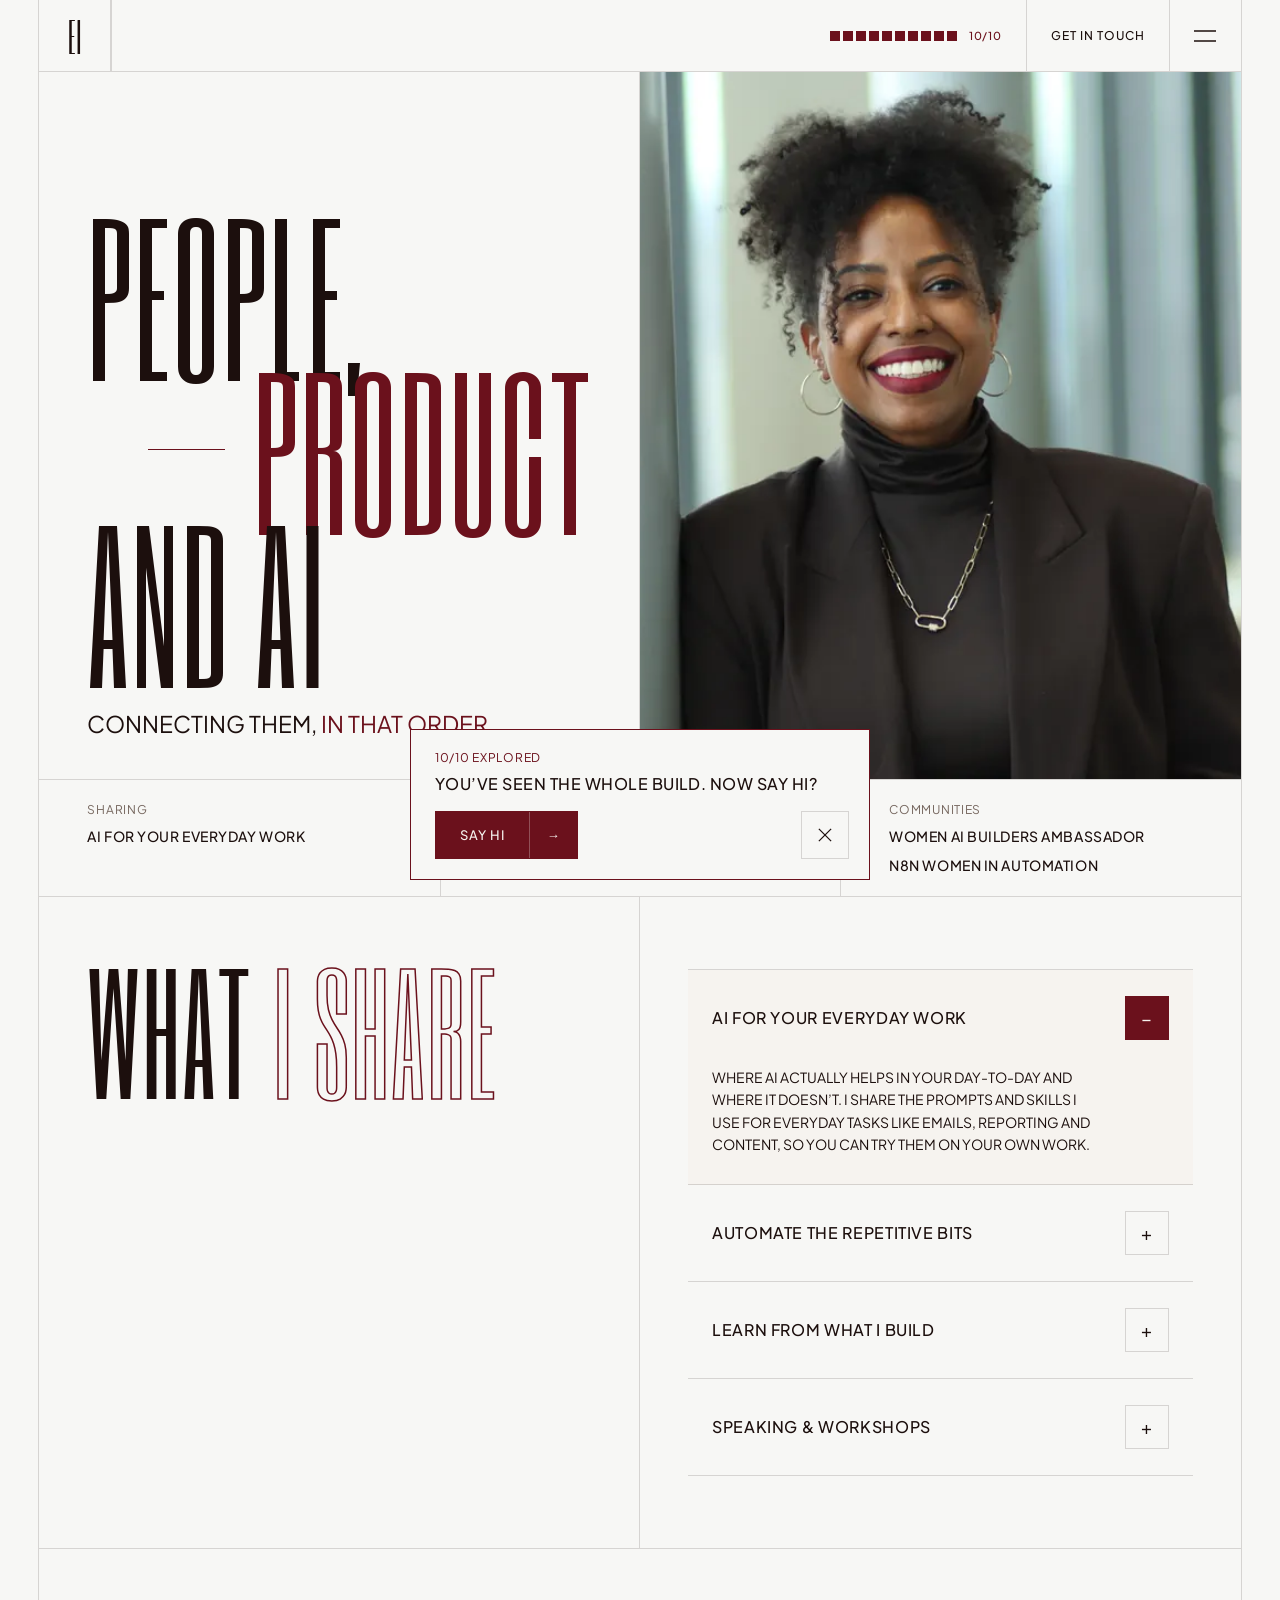
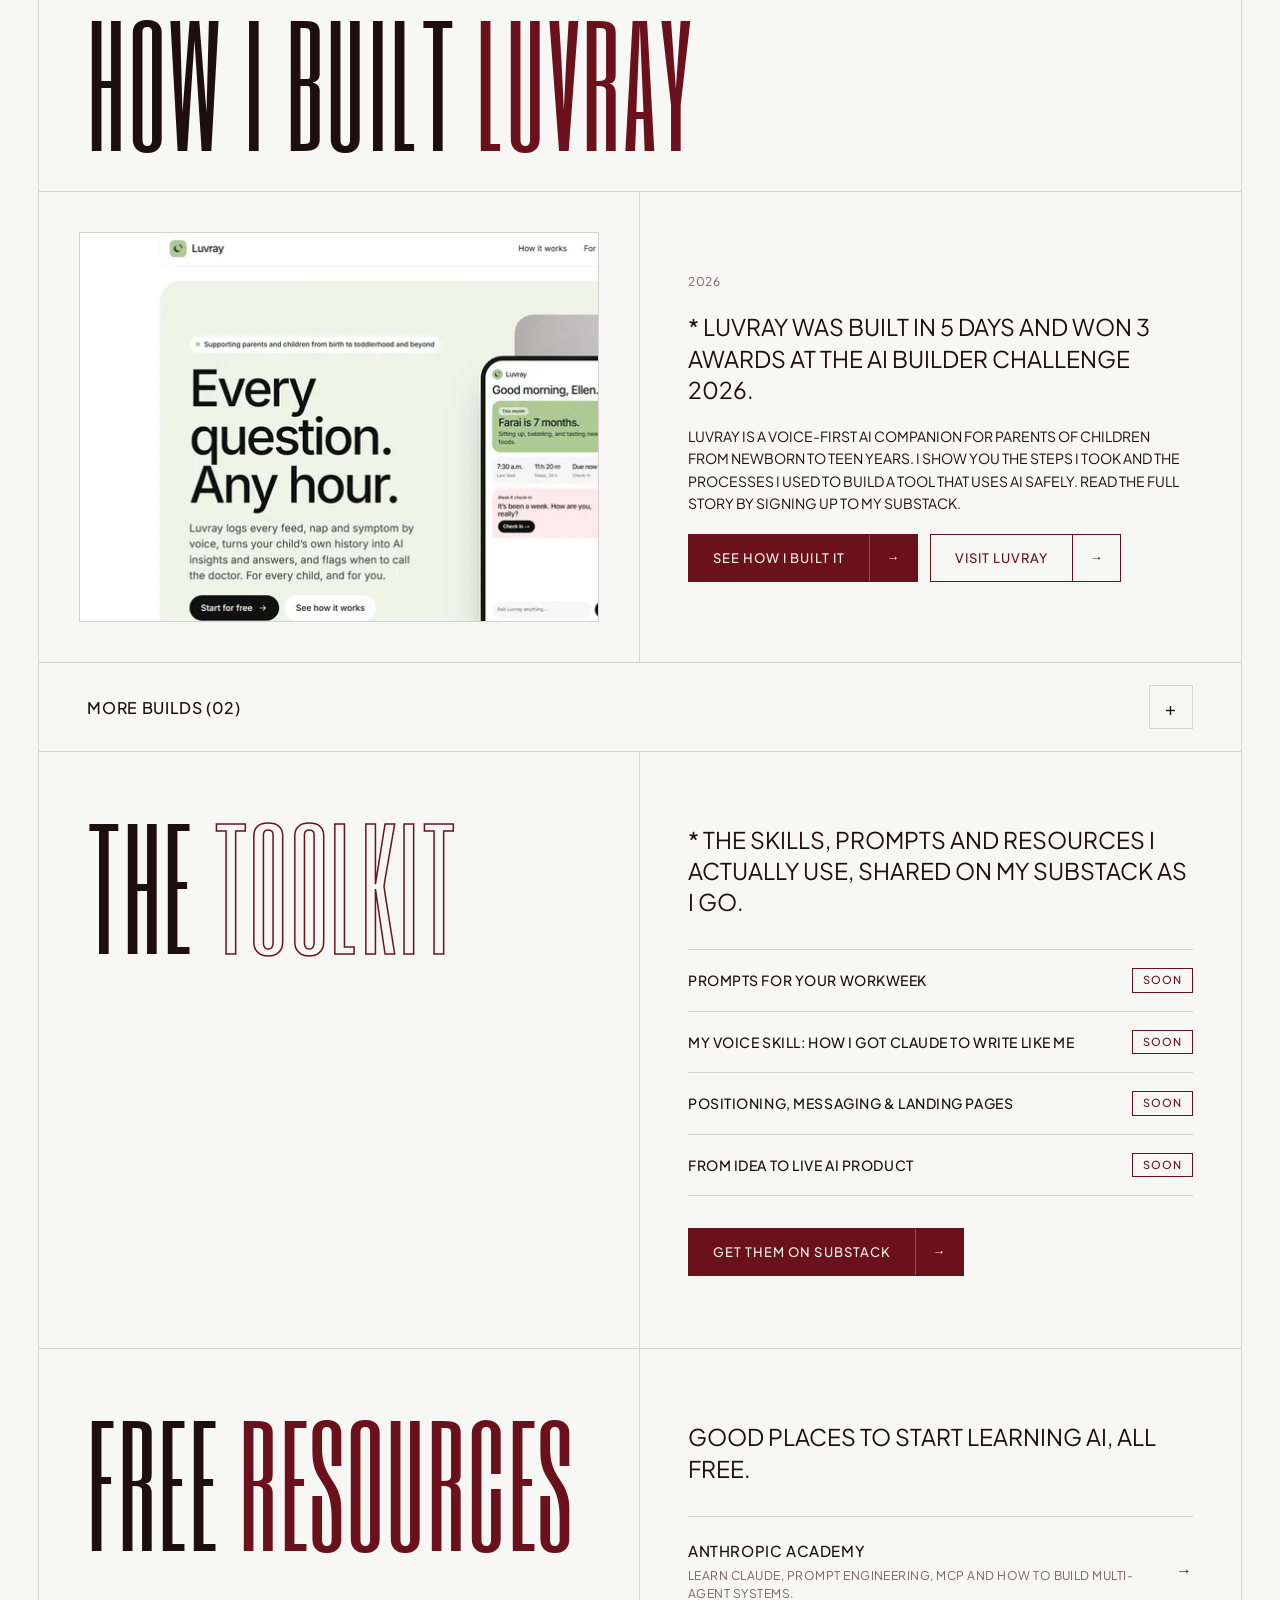
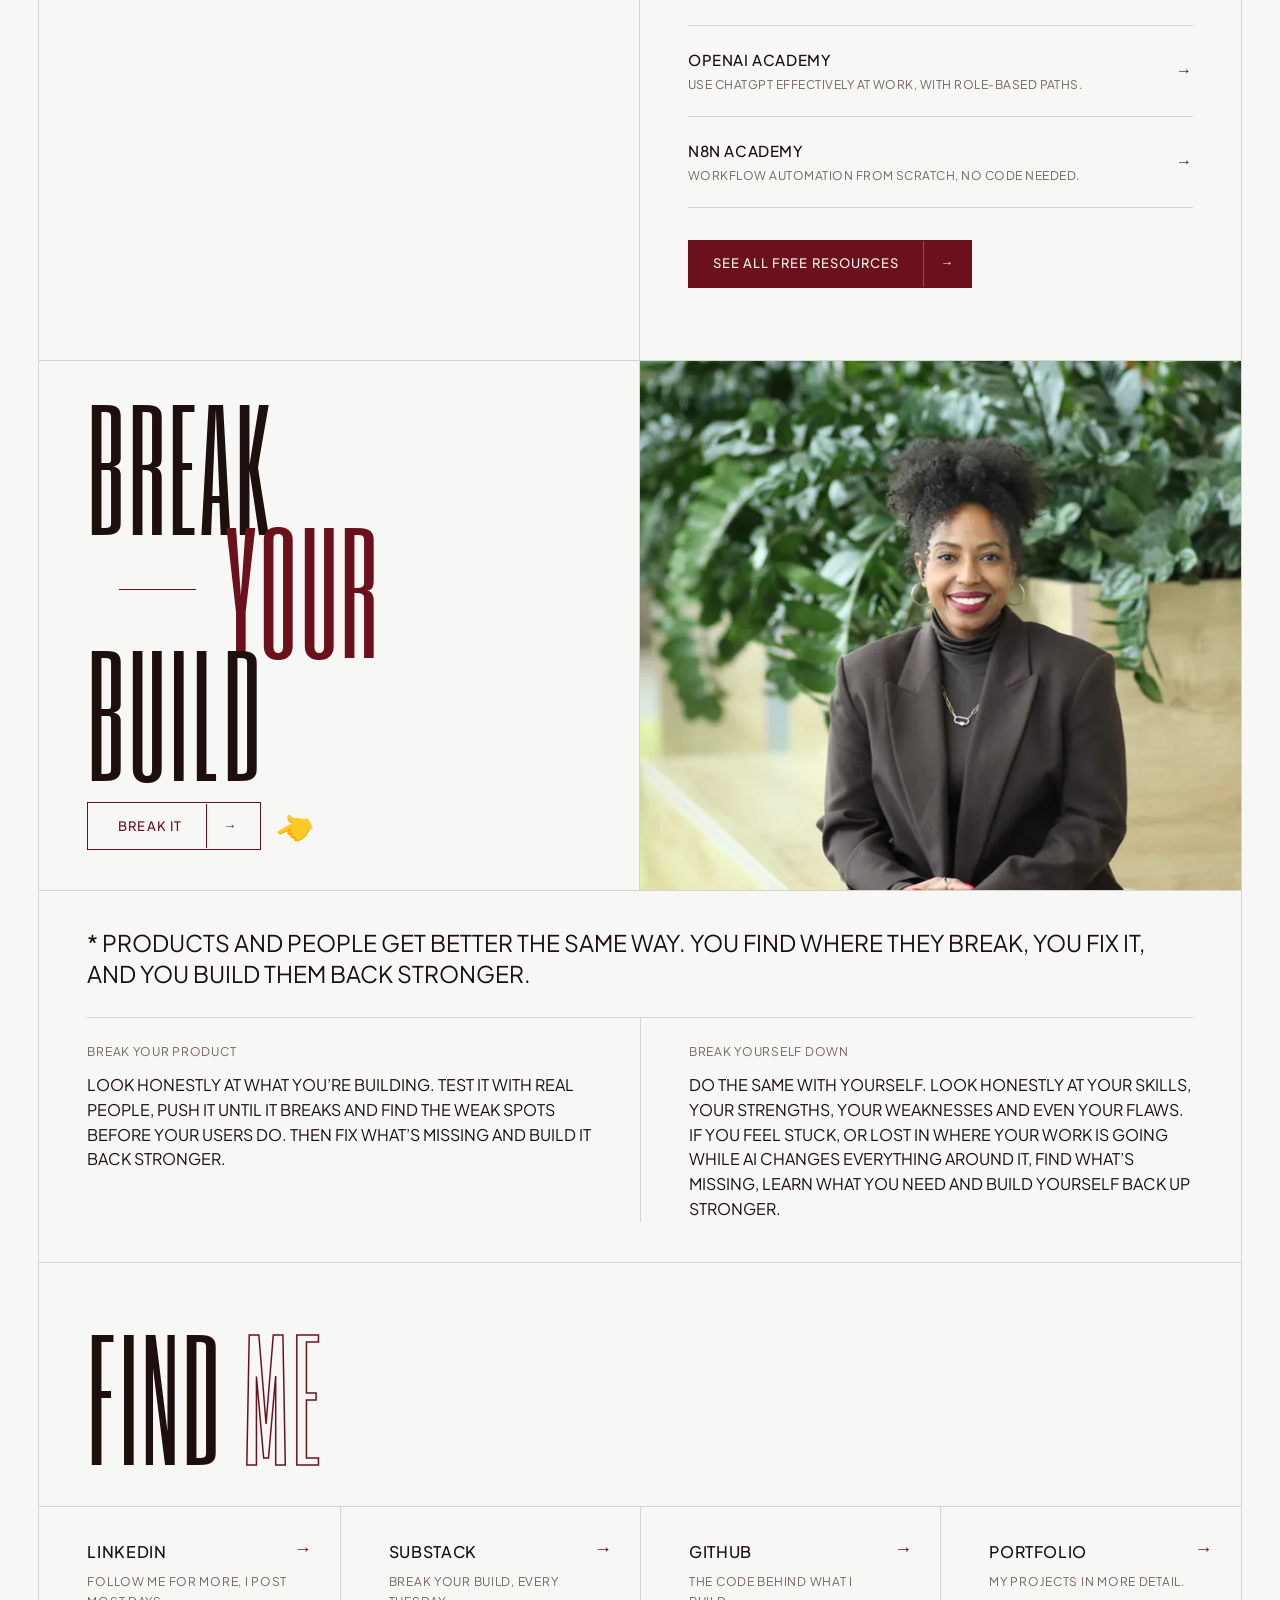
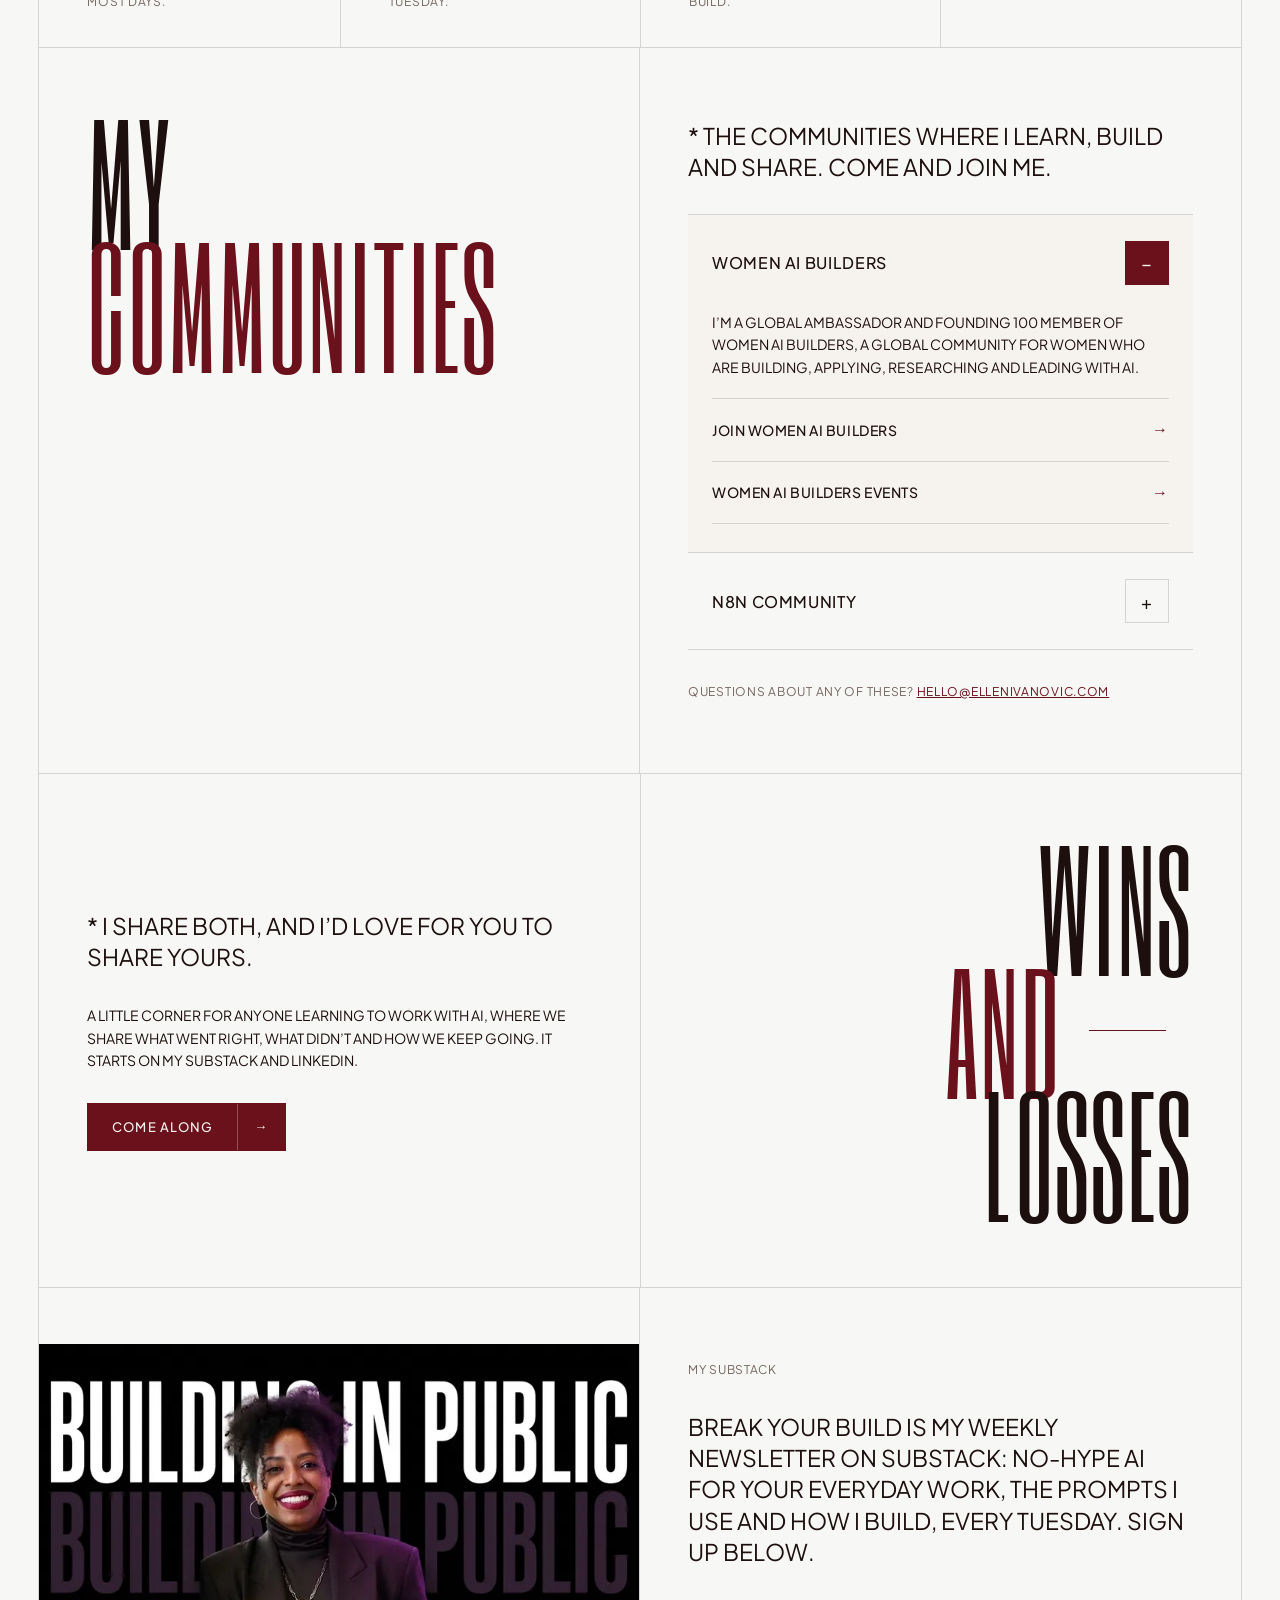
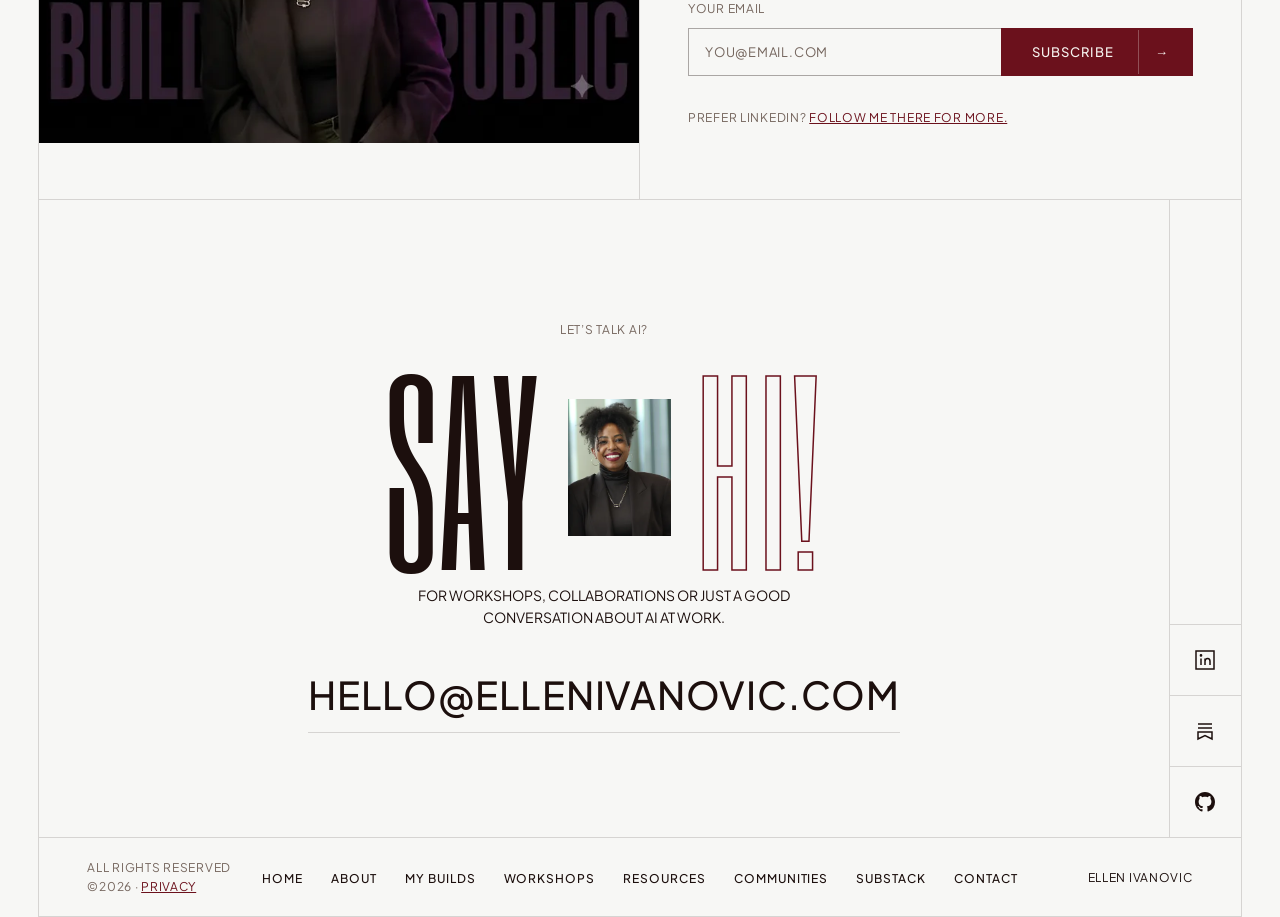
<file: index.html>
<!DOCTYPE html>
<html lang="en">
<head>
  <meta charset="utf-8">
  <meta name="viewport" content="width=device-width, initial-scale=1">
  <title>Ellen Ivanovic | AI for your everyday work</title>
  <meta name="description" content="Practical, no-hype AI for your everyday work. Prompts, workflows and what I learn building AI products, shared every week.">
  <link rel="canonical" href="https://www.ellenivanovic.com/">
  <meta name="theme-color" content="#F7F7F5">

  <!-- Open Graph / social share -->
  <meta property="og:type" content="website">
  <meta property="og:site_name" content="Ellen Ivanovic">
  <meta property="og:title" content="Ellen Ivanovic | AI for your everyday work">
  <meta property="og:description" content="Practical, no-hype AI for your everyday work. Prompts, workflows and what I learn building AI products, shared every week.">
  <meta property="og:url" content="https://www.ellenivanovic.com/">
  <meta property="og:image" content="https://www.ellenivanovic.com/assets/og-image.jpg">
  <meta property="og:image:width" content="1200">
  <meta property="og:image:height" content="630">
  <meta property="og:image:alt" content="People, Product and AI. Ellen Ivanovic, AI for your everyday work.">
  <meta name="twitter:card" content="summary_large_image">
  <meta name="twitter:title" content="Ellen Ivanovic | AI for your everyday work">
  <meta name="twitter:description" content="Practical, no-hype AI for your everyday work. Prompts, workflows and what I learn building AI products, shared every week.">
  <meta name="twitter:image" content="https://www.ellenivanovic.com/assets/og-image.jpg">
  <meta name="twitter:image:alt" content="People, Product and AI. Ellen Ivanovic, AI for your everyday work.">

  <link rel="icon" href="/favicon.ico" sizes="any">
  <link rel="icon" href="/favicon-32.png" sizes="32x32" type="image/png">
  <link rel="apple-touch-icon" href="/apple-touch-icon.png">

  <link rel="preconnect" href="https://fonts.googleapis.com">
  <link rel="preconnect" href="https://fonts.gstatic.com" crossorigin>
  <link rel="stylesheet" href="https://fonts.googleapis.com/css2?family=Plus+Jakarta+Sans:wght@400;500;600&family=Six+Caps&display=swap">
  <link rel="preload" as="image" href="/assets/img/ellen-portrait-800.webp" imagesrcset="/assets/img/ellen-portrait-800.webp 800w, /assets/img/ellen-portrait.webp 1400w" imagesizes="(max-width: 820px) 100vw, 50vw">
  <link rel="stylesheet" href="/styles.css">
</head>
<body>
<a class="skip" href="#main">Skip to content</a>
<div class="progress" aria-hidden="true"><span></span></div>

<div class="site" id="home">
<div class="frame">

  <!-- TOP BAR -->
  <header class="panel topbar">
    <a class="mono" href="#home" aria-label="Ellen Ivanovic, home">EI</a>
    <nav class="navcells" aria-label="Main">
      <a class="cell" href="#home">Home</a>
      <button class="cell" type="button" data-open="about">About</button>
      <a class="cell" href="#builds">My builds</a>
      <button class="cell" type="button" data-open="workshops">Workshops</button>
      <a class="cell" href="#communities">Communities</a>
      <a class="cell" href="#writing">Substack</a>
      <a class="cell" href="#contact">Contact</a>
    </nav>
    <div class="spacer">
      <!-- Explore tracker: fills one segment per section a visitor scrolls past (see script.js) -->
      <div class="explore" aria-hidden="true">
        <span class="explore-label">Explored</span>
        <span class="explore-bar"></span>
        <span class="explore-count"></span>
      </div>
    </div>
    <a class="cell text" href="#contact">Get in touch</a>
    <button class="cell menu-btn" type="button" aria-label="Open menu" aria-haspopup="dialog" data-open="menu">
      <svg width="22" height="12" viewBox="0 0 22 12" fill="none" stroke="currentColor" stroke-width="1.5" aria-hidden="true"><line x1="0" y1="1" x2="22" y2="1"/><line x1="0" y1="11" x2="22" y2="11"/></svg>
    </button>
  </header>

  <main id="main">

  <!-- HERO -->
  <section class="panel hero" aria-label="Introduction">
    <div class="hero-l">
      <h1 class="display stack">
        <span>People,</span>
        <span class="line2"><span class="dash" aria-hidden="true"></span><span class="pri">Product</span></span>
        <span>And AI</span>
      </h1>
      <p class="intro hero-intro">Connecting them, <span class="pri">in that order.</span></p>
    </div>
    <!-- To add more portraits later, copy the .slide div below. Arrows appear automatically when there is more than one. -->
    <div class="slides" aria-roledescription="carousel" aria-label="Portraits of Ellen">
      <div class="slide is-on">
        <!-- TODO: the mockup's hero portrait wasn't included in the Claude Design export, so this uses the same portrait as the "Say Hi!" section. Swap in the intended photo. -->
        <img src="/assets/img/ellen-portrait-800.webp" srcset="/assets/img/ellen-portrait-800.webp 800w, /assets/img/ellen-portrait.webp 1400w" sizes="(max-width: 820px) 100vw, 50vw" width="1400" height="1120" alt="Portrait of Ellen Ivanovic" fetchpriority="high">
      </div>
      <div class="slide-ctrl" hidden>
        <button type="button" aria-label="Previous image" data-slide="-1">←</button>
        <button type="button" aria-label="Next image" data-slide="1">→</button>
      </div>
    </div>
  </section>

  <!-- INFO STRIP -->
  <section class="panel strip" aria-label="At a glance">
    <div><p class="label">Sharing</p><p class="val">AI for your everyday work</p></div>
    <div><p class="label">Founder</p><p class="val">Luvray</p></div>
    <div><p class="label">Communities</p><p class="val">Women AI Builders ambassador</p><p class="val">n8n Women in Automation</p></div>
  </section>

  <!-- WHAT I DO -->
  <section class="panel split" id="what" aria-labelledby="what-h">
    <div class="l"><h2 class="display big reveal" id="what-h">What <span class="outline">I share</span></h2></div>
    <div class="r r-top">
      <div class="acc">
        <div class="acc-item on">
          <button class="acc-btn" type="button" aria-expanded="true" aria-controls="acc-1">
            <span>AI for your everyday work</span><span class="plus" aria-hidden="true">−</span>
          </button>
          <div class="acc-body" id="acc-1"><div><p class="body">Where AI actually helps in your day-to-day and where it doesn’t. I share the prompts and skills I use for everyday tasks like emails, reporting and content, so you can try them on your own work.</p></div></div>
        </div>
        <div class="acc-item">
          <button class="acc-btn" type="button" aria-expanded="false" aria-controls="acc-2">
            <span>Automate the repetitive bits</span><span class="plus" aria-hidden="true">+</span>
          </button>
          <div class="acc-body" id="acc-2"><div><p class="body">When you’re ready for the next step, I show you how to hand the tasks you repeat every week to simple automations in n8n and Claude, and I share the workflows I’ve built.</p></div></div>
        </div>
        <div class="acc-item">
          <button class="acc-btn" type="button" aria-expanded="false" aria-controls="acc-3">
            <span>Learn from what I build</span><span class="plus" aria-hidden="true">+</span>
          </button>
          <div class="acc-body" id="acc-3"><div><p class="body">I build AI products in public and share every step: user research and feedback, product development, go-to-market and, last but not least, safety and evals, the part most people skip. You get what worked, what broke and how I fixed it.</p></div></div>
        </div>
        <div class="acc-item">
          <button class="acc-btn" type="button" aria-expanded="false" aria-controls="acc-4">
            <span>Speaking &amp; workshops</span><span class="plus" aria-hidden="true">+</span>
          </button>
          <div class="acc-body" id="acc-4"><div><p class="body">I speak at events and on podcasts about AI tools at work and using AI to upskill and get job-ready. Now I run beginner-friendly AI workshops too. <button class="inline-link" type="button" data-open="workshops">See my workshops</button></p></div></div>
        </div>
      </div>
    </div>
  </section>

  <!-- HOW I BUILT LUVRAY (nav: MY BUILDS) -->
  <section class="panel" id="builds" aria-labelledby="builds-h">
    <div class="work-head">
      <h2 class="display big reveal" id="builds-h">How I built <span class="pri">Luvray</span></h2>
    </div>

    <article class="row">
      <div class="media">
        <img class="shot-img" src="/assets/img/luvray-landing-800.webp" srcset="/assets/img/luvray-landing-800.webp 800w, /assets/img/luvray-landing.webp 1400w" sizes="(max-width: 820px) 100vw, 50vw" width="1400" height="683" loading="lazy" alt="Luvray landing page: Every question. Any hour.">
      </div>
      <div class="txt reveal">
        <p class="label">2026</p>
        <p class="intro" style="max-width:30ch">* Luvray was built in 5 days and won 3 awards at the AI Builder Challenge 2026.</p>
        <p class="body">Luvray is a voice-first AI companion for parents of children from newborn to teen years. I show you the steps I took and the processes I used to build a tool that uses AI safely. Read the full story by signing up to my Substack.</p>
        <div class="btns">
          <a class="btn" href="#writing"><span>See how I built it</span><span class="arr" aria-hidden="true">→</span></a>
          <a class="btn ghost" href="https://luvray.vercel.app" target="_blank" rel="noopener"><span>Visit Luvray</span><span class="arr" aria-hidden="true">→</span></a>
        </div>
      </div>
    </article>

    <div class="more">
      <button class="more-btn" type="button" aria-expanded="false" aria-controls="more-builds">
        <span>More builds (02)</span><span class="plus" aria-hidden="true">+</span>
      </button>
      <div class="acc-body" id="more-builds"><div>
        <div class="mini">
          <p class="label">2026</p>
          <h3 class="display">InsightFlow</h3>
          <p class="what">AI product intelligence from user reviews. The project that taught me to test my own work properly.</p>
          <a class="btn ghost" href="https://insight-flow.live/" target="_blank" rel="noopener"><span>See more</span><span class="arr" aria-hidden="true">→</span></a>
        </div>
        <div class="mini">
          <p class="label">2026</p>
          <h3 class="display">Relay Studio</h3>
          <p class="what">A multi-agent content pipeline in n8n, with a human in the loop at every step.</p>
          <a class="btn ghost" href="https://www.linkedin.com/posts/ellen-ivanovic_the-most-interesting-thing-i-built-last-month-ugcPost-7468785138743730176-Jneu/" target="_blank" rel="noopener"><span>See more</span><span class="arr" aria-hidden="true">→</span></a>
        </div>
      </div></div>
    </div>
  </section>

  <!-- THE TOOLKIT -->
  <section class="panel split" id="toolkit" aria-labelledby="toolkit-h">
    <div class="l"><h2 class="display big reveal" id="toolkit-h">The <span class="outline">toolkit</span></h2></div>
    <div class="r reveal">
      <p class="intro">* The skills, prompts and resources I actually use, shared on my Substack as I go.</p>
      <ul class="tools">
        <li><span>Prompts for your workweek</span><span class="wip">Soon</span></li>
        <li><span>My voice skill: how I got Claude to write like me</span><span class="wip">Soon</span></li>
        <li><span>Positioning, messaging &amp; landing pages</span><span class="wip">Soon</span></li>
        <li><span>From idea to live AI product</span><span class="wip">Soon</span></li>
      </ul>
      <div><a class="btn" href="#writing"><span>Get them on Substack</span><span class="arr" aria-hidden="true">→</span></a></div>
    </div>
  </section>

  <!-- FREE RESOURCES -->
  <section class="panel split" id="resources" aria-labelledby="resources-h">
    <div class="l"><h2 class="display big reveal" id="resources-h">Free <span class="pri">resources</span></h2></div>
    <div class="r reveal">
      <p class="intro">Good places to start learning AI, all free.</p>
      <ul class="tools res">
        <li><a href="https://academy.claude.com" target="_blank" rel="noopener"><span class="res-text"><span class="res-name">Anthropic Academy</span><span class="res-desc">Learn Claude, prompt engineering, MCP and how to build multi-agent systems.</span></span><span class="go" aria-hidden="true">→</span></a></li>
        <li><a href="https://academy.openai.com" target="_blank" rel="noopener"><span class="res-text"><span class="res-name">OpenAI Academy</span><span class="res-desc">Use ChatGPT effectively at work, with role-based paths.</span></span><span class="go" aria-hidden="true">→</span></a></li>
        <li><a href="https://learn.n8n.io" target="_blank" rel="noopener"><span class="res-text"><span class="res-name">n8n Academy</span><span class="res-desc">Workflow automation from scratch, no code needed.</span></span><span class="go" aria-hidden="true">→</span></a></li>
      </ul>
      <div><a class="btn" href="/resources"><span>See all free resources</span><span class="arr" aria-hidden="true">→</span></a></div>
    </div>
  </section>

  <!-- BREAK YOUR BUILD -->
  <section class="panel" id="idea" aria-labelledby="idea-h">
    <div class="byb-top">
      <div class="l">
        <h2 class="display big stack reveal" id="idea-h">
          <span>Break</span>
          <span class="line2"><span class="dash" aria-hidden="true"></span><span class="pri">Your</span></span>
          <span>Build</span>
        </h2>
        <div class="break-wrap"><button class="btn ghost break-btn" type="button" aria-pressed="false"><span class="break-label">Break it</span><span class="arr" aria-hidden="true">→</span></button><span class="nudge" aria-hidden="true">👈</span></div>
      </div>
      <div class="photo"><img src="/assets/img/ellen-plants-800.webp" srcset="/assets/img/ellen-plants-800.webp 800w, /assets/img/ellen-plants.webp 1400w" sizes="(max-width: 820px) 100vw, 50vw" width="1400" height="933" loading="lazy" alt="Ellen Ivanovic smiling in front of green plants"></div>
    </div>
    <div class="byb-bottom reveal">
      <p class="intro">* Products and people get better the same way. You find where they break, you fix it, and you build them back stronger.</p>
      <div class="duo">
        <div><h3 class="label">Break your product</h3><p class="body">Look honestly at what you’re building. Test it with real people, push it until it breaks and find the weak spots before your users do. Then fix what’s missing and build it back stronger.</p></div>
        <div><h3 class="label">Break yourself down</h3><p class="body">Do the same with yourself. Look honestly at your skills, your strengths, your weaknesses and even your flaws. If you feel stuck, or lost in where your work is going while AI changes everything around it, find what’s missing, learn what you need and build yourself back up stronger.</p></div>
      </div>
    </div>
  </section>

  <!-- FIND ME -->
  <section class="panel" id="find" aria-labelledby="find-h">
    <div class="work-head"><h2 class="display big reveal" id="find-h">Find <span class="outline">me</span></h2></div>
    <div class="find">
      <a href="https://www.linkedin.com/in/ellen-ivanovic" target="_blank" rel="noopener"><span class="fname">LinkedIn</span><span class="label">Follow me for more, I post most days.</span><span class="farr" aria-hidden="true">→</span></a>
      <a href="https://ellenivanovic.substack.com" target="_blank" rel="noopener"><span class="fname">Substack</span><span class="label">Break Your Build, every Tuesday.</span><span class="farr" aria-hidden="true">→</span></a>
      <a href="https://github.com/KellenJay" target="_blank" rel="noopener"><span class="fname">GitHub</span><span class="label">The code behind what I build.</span><span class="farr" aria-hidden="true">→</span></a>
      <a href="https://stripe-isthmus-96c.notion.site/ELLEN-IVANOVIC-PORTFOLIO-17d68abd1c54801f8dcaf90782ee656d" target="_blank" rel="noopener"><span class="fname">Portfolio</span><span class="label">My projects in more detail.</span><span class="farr" aria-hidden="true">→</span></a>
    </div>
  </section>

  <!-- COMMUNITIES -->
  <section class="panel split" id="communities" aria-labelledby="communities-h">
    <div class="l"><h2 class="display big reveal" id="communities-h">My <span class="pri">communities</span></h2></div>
    <div class="r r-top">
      <p class="intro">* The communities where I learn, build and share. Come and join me.</p>
      <div class="acc">
        <div class="acc-item on">
          <button class="acc-btn" type="button" aria-expanded="true" aria-controls="com-1">
            <span>Women AI Builders</span><span class="plus" aria-hidden="true">−</span>
          </button>
          <div class="acc-body" id="com-1"><div class="acc-inner">
            <p class="body">I’m a Global Ambassador and Founding 100 member of Women AI Builders, a global community for women who are building, applying, researching and leading with AI.</p>
            <ul class="tools">
              <li><a href="https://womenaibuilders.org/join?ref=X4KYJ69W" target="_blank" rel="noopener"><span>Join Women AI Builders</span><span class="go" aria-hidden="true">→</span></a></li>
              <li><a href="https://womenaibuilders.org/events?ref=X4KYJ69W" target="_blank" rel="noopener"><span>Women AI Builders events</span><span class="go" aria-hidden="true">→</span></a></li>
            </ul>
          </div></div>
        </div>
        <div class="acc-item">
          <button class="acc-btn" type="button" aria-expanded="false" aria-controls="com-2">
            <span>n8n community</span><span class="plus" aria-hidden="true">+</span>
          </button>
          <div class="acc-body" id="com-2"><div class="acc-inner">
            <p class="body">n8n is where I learn and build automation. I’m part of its community and the Women in Automation group.</p>
            <ul class="tools">
              <li><a href="https://community.n8n.io" target="_blank" rel="noopener"><span>n8n community forum</span><span class="go" aria-hidden="true">→</span></a></li>
              <li><span>My n8n creator page</span><span class="wip">Soon</span></li>
              <li><span>n8n events I host</span><span class="wip">Soon</span></li>
            </ul>
          </div></div>
        </div>
      </div>
      <p class="label">Questions about any of these? <a href="mailto:hello@ellenivanovic.com">hello@ellenivanovic.com</a></p>
    </div>
  </section>

  <!-- WINS AND LOSSES (mirrored) -->
  <section class="panel split mirror" id="wins" aria-labelledby="wins-h">
    <div class="l">
      <h2 class="display big stack reveal" id="wins-h">
        <span>Wins</span>
        <span class="line2"><span class="pri">And</span><span class="dash" aria-hidden="true"></span></span>
        <span>Losses</span>
      </h2>
    </div>
    <div class="r reveal">
      <p class="intro">* I share both, and I’d love for you to share yours.</p>
      <p class="body">A little corner for anyone learning to work with AI, where we share what went right, what didn’t and how we keep going. It starts on my Substack and LinkedIn.</p>
      <div><a class="btn" href="#writing"><span>Come along</span><span class="arr" aria-hidden="true">→</span></a></div>
    </div>
  </section>

  <!-- WRITING -->
  <section class="panel split" id="writing" aria-labelledby="writing-h">
    <div class="pic photo"><img src="/assets/img/building-in-public-800.webp" srcset="/assets/img/building-in-public-800.webp 800w, /assets/img/building-in-public.webp 1264w" sizes="(max-width: 820px) 100vw, 50vw" width="1264" height="842" loading="lazy" alt="Ellen smiling in front of the words Building in public"></div>
    <div class="r reveal">
      <h2 class="label" id="writing-h">My Substack</h2>
      <p class="intro">Break Your Build is my weekly newsletter on Substack: no-hype AI for your everyday work, the prompts I use and how I build, every Tuesday. Sign up below.</p>
      <!-- Sends the visitor to Substack's own subscribe page in a new tab, with their email filled in. -->
      <form class="sub" action="https://ellenivanovic.substack.com/subscribe" method="get" target="_blank">
        <label class="label" for="sub-email">Your email</label>
        <div class="sub-row">
          <input id="sub-email" type="email" name="email" placeholder="you@email.com" autocomplete="email" required>
          <button class="btn" type="submit"><span>Subscribe</span><span class="arr" aria-hidden="true">→</span></button>
        </div>
      </form>
      <p class="label alt-cta">Prefer LinkedIn? <a href="https://www.linkedin.com/in/ellen-ivanovic" target="_blank" rel="noopener">Follow me there for more.</a></p>
    </div>
  </section>

  <!-- CONTACT -->
  <section class="panel contact" id="contact" aria-labelledby="contact-h">
    <div class="contact-main">
      <p class="label">Let’s talk AI?</p>
      <h2 class="display say reveal" id="contact-h" aria-label="Say hi!"><span>Say</span><img class="thumb" src="/assets/img/ellen-portrait-thumb.webp" width="320" height="427" loading="lazy" alt="Ellen smiling"><span class="outline">Hi!</span></h2>
      <p class="body contact-line">For workshops, collaborations or just a good conversation about AI at work.</p>
      <a class="email" href="mailto:hello@ellenivanovic.com">hello@ellenivanovic.com</a>
    </div>
    <nav class="rail" aria-label="Social links">
      <a href="https://www.linkedin.com/in/ellen-ivanovic" target="_blank" rel="noopener" aria-label="LinkedIn">
        <svg width="20" height="20" viewBox="0 0 20 20" fill="none" stroke="currentColor" stroke-width="1.5" aria-hidden="true"><rect x="1" y="1" width="18" height="18"/><line x1="6" y1="8.5" x2="6" y2="15"/><circle cx="6" cy="5.4" r=".6"/><path d="M10 15V8.5M10 11.5c0-2 1.2-3 2.7-3s2.3 1 2.3 3V15"/></svg>
      </a>
      <a href="https://ellenivanovic.substack.com" target="_blank" rel="noopener" aria-label="Substack">
        <svg width="20" height="20" viewBox="0 0 20 20" fill="none" stroke="currentColor" stroke-width="1.5" aria-hidden="true"><line x1="3" y1="3" x2="17" y2="3"/><line x1="3" y1="7" x2="17" y2="7"/><path d="M3 11h14v7l-7-3.5L3 18z"/></svg>
      </a>
      <a href="https://github.com/KellenJay" target="_blank" rel="noopener" aria-label="GitHub">
        <svg width="20" height="20" viewBox="0 0 16 16" fill="currentColor" aria-hidden="true"><path d="M8 0C3.58 0 0 3.58 0 8c0 3.54 2.29 6.53 5.47 7.59.4.07.55-.17.55-.38 0-.19-.01-.82-.01-1.49-2.01.37-2.53-.49-2.69-.94-.09-.23-.48-.94-.82-1.13-.28-.15-.68-.52-.01-.53.63-.01 1.08.58 1.23.82.72 1.21 1.87.87 2.33.66.07-.52.28-.87.51-1.07-1.78-.2-3.64-.89-3.64-3.95 0-.87.31-1.59.82-2.15-.08-.2-.36-1.02.08-2.12 0 0 .67-.21 2.2.82.64-.18 1.32-.27 2-.27.68 0 1.36.09 2 .27 1.53-1.04 2.2-.82 2.2-.82.44 1.1.16 1.92.08 2.12.51.56.82 1.27.82 2.15 0 3.07-1.87 3.75-3.65 3.95.29.25.54.73.54 1.48 0 1.07-.01 1.93-.01 2.2 0 .21.15.46.55.38A8.013 8.013 0 0016 8c0-4.42-3.58-8-8-8z"/></svg>
      </a>
    </nav>
  </section>

  </main>

  <!-- FOOTER -->
  <footer class="panel foot">
    <p class="label">All rights reserved ©2026 · <a href="/privacy">Privacy</a></p>
    <ul class="nav" aria-label="Footer">
      <li><a href="#home">Home</a></li>
      <li><button type="button" data-open="about">About</button></li>
      <li><a href="#builds">My builds</a></li>
      <li><button type="button" data-open="workshops">Workshops</button></li>
      <li><a href="/resources">Resources</a></li>
      <li><a href="#communities">Communities</a></li>
      <li><a href="#writing">Substack</a></li>
      <li><a href="#contact">Contact</a></li>
    </ul>
    <p class="label end">Ellen Ivanovic</p>
  </footer>

</div>
</div>

<!-- SIDE PANELS -->
<div class="scrim" data-close aria-hidden="true"></div>

<aside class="drawer" id="drawer-about" role="dialog" aria-modal="true" aria-labelledby="about-h" hidden>
  <div class="drawer-top">
    <p class="label">About</p>
    <button class="cell" type="button" aria-label="Close" data-close>
      <svg width="16" height="16" viewBox="0 0 16 16" fill="none" stroke="currentColor" stroke-width="1.5" aria-hidden="true"><line x1="1" y1="1" x2="15" y2="15"/><line x1="15" y1="1" x2="1" y2="15"/></svg>
    </button>
  </div>
  <div class="drawer-body">
    <h2 class="display big" id="about-h">About <span class="outline">me</span></h2>
    <p class="intro">* I’m a product person who spent years asking people how a product made them feel, and now I build the thing myself.</p>
    <p class="body">Nobody handed me a roadmap for AI, so I taught myself to build with it, and now I build every day.</p>
    <p class="body">Product leader with experience across product development, go-to-market strategy and AI. Nobody told me to learn AI, I just decided to take charge of it myself. Now I share what I’ve learned, the skills and prompts I use, and how I build AI products, including the parts that aren’t done yet.</p>
  </div>
  <div class="drawer-foot"><p class="label">Women AI Builders global ambassador. Originally from South Africa, based in Serbia.</p></div>
</aside>

<aside class="drawer" id="drawer-workshops" role="dialog" aria-modal="true" aria-labelledby="workshops-h" hidden>
  <div class="drawer-top">
    <p class="label">Workshops</p>
    <button class="cell" type="button" aria-label="Close" data-close>
      <svg width="16" height="16" viewBox="0 0 16 16" fill="none" stroke="currentColor" stroke-width="1.5" aria-hidden="true"><line x1="1" y1="1" x2="15" y2="15"/><line x1="15" y1="1" x2="1" y2="15"/></svg>
    </button>
  </div>
  <div class="drawer-body">
    <h2 class="display big" id="workshops-h">Work<span class="pri">shops</span></h2>
    <p class="intro">* Take Charge of Your AI Future: a hands-on series for people new to AI, or ready to use it with more confidence. Four practical sessions, safe use first, and everyone leaves with something they made.</p>
    <!-- One .drow per session. When a waitlisted session gets a date, swap its tag and button. -->
    <div>
      <div class="drow">
        <p class="label">01 · Foundations</p>
        <h3 class="display">Two Prompts and a Plan</h3>
        <p class="what">What AI is and isn’t, three rules for safe use, power prompting, and getting AI to write in your own voice.</p>
        <p class="label leave">You leave with: your own words for a bio, and a live one-page website.</p>
        <div><a class="btn" href="mailto:hello@ellenivanovic.com?subject=Workshop%20enquiry"><span>Bring this to your group</span><span class="arr" aria-hidden="true">→</span></a></div>
      </div>
      <div class="drow">
        <p class="label">02 · Everyday tasks <span class="wip">Waitlist</span></p>
        <h3 class="display">AI at Work</h3>
        <p class="what">Using AI on your own real tasks: drafting, summarising and planning, with checks and privacy built in.</p>
        <p class="label leave">You leave with: a personal prompt library for the tasks you do every week.</p>
        <div><a class="btn ghost" href="/waitlist?session=02"><span>Join the waitlist</span><span class="arr" aria-hidden="true">→</span></a></div>
      </div>
      <div class="drow">
        <p class="label">03 · From idea to online <span class="wip">Waitlist</span></p>
        <h3 class="display">Build Your Idea</h3>
        <p class="what">Shaping an idea into a small, clear plan, building it with an AI builder, then testing and improving it.</p>
        <p class="label leave">You leave with: a first working prototype of your idea, live online.</p>
        <div><a class="btn ghost" href="/waitlist?session=03"><span>Join the waitlist</span><span class="arr" aria-hidden="true">→</span></a></div>
      </div>
      <div class="drow">
        <p class="label">04 · AI that takes action <span class="wip">Waitlist</span></p>
        <h3 class="display">Automate Your Week</h3>
        <p class="what">How automations and AI agents work, with a human check built in, starting with free tools.</p>
        <p class="label leave">You leave with: your first working automation for one weekly task.</p>
        <div><a class="btn ghost" href="/waitlist?session=04"><span>Join the waitlist</span><span class="arr" aria-hidden="true">→</span></a></div>
      </div>
    </div>
  </div>
  <div class="drawer-foot"><p class="label">90 to 120 minutes each · Online or in person · Hands-on, step by step · Free tools wherever possible</p></div>
</aside>

<aside class="drawer" id="drawer-menu" role="dialog" aria-modal="true" aria-label="Menu" hidden>
  <div class="drawer-top">
    <p class="label">Menu</p>
    <button class="cell" type="button" aria-label="Close menu" data-close>
      <svg width="16" height="16" viewBox="0 0 16 16" fill="none" stroke="currentColor" stroke-width="1.5" aria-hidden="true"><line x1="1" y1="1" x2="15" y2="15"/><line x1="15" y1="1" x2="1" y2="15"/></svg>
    </button>
  </div>
  <div class="drawer-body">
    <ul class="menu-list">
      <li><a href="#home" data-close>Home</a></li>
      <li><button type="button" data-open="about">About</button></li>
      <li><a href="#builds" data-close>My builds</a></li>
      <li><button type="button" data-open="workshops">Workshops</button></li>
      <li><a href="/resources">Resources</a></li>
      <li><a href="#communities" data-close>Communities</a></li>
      <li><a href="#writing" data-close>Substack</a></li>
      <li><a href="#contact" data-close>Contact</a></li>
    </ul>
  </div>
  <div class="drawer-foot"><a class="btn" href="#contact" data-close><span>Get in touch</span><span class="arr" aria-hidden="true">→</span></a></div>
</aside>

<!-- Shown once, when a visitor has scrolled through every section -->
<div class="toast" role="status" hidden>
  <p class="label toast-label">All explored</p>
  <p class="toast-text">You’ve seen the whole build. Now say hi?</p>
  <div class="toast-actions">
    <a class="btn" href="#contact" data-toast-close><span>Say hi</span><span class="arr" aria-hidden="true">→</span></a>
    <button class="cell toast-x" type="button" aria-label="Dismiss" data-toast-close>
      <svg width="14" height="14" viewBox="0 0 16 16" fill="none" stroke="currentColor" stroke-width="1.5" aria-hidden="true"><line x1="1" y1="1" x2="15" y2="15"/><line x1="15" y1="1" x2="1" y2="15"/></svg>
    </button>
  </div>
</div>

<script src="/script.js" defer></script>
</body>
</html>
</file>
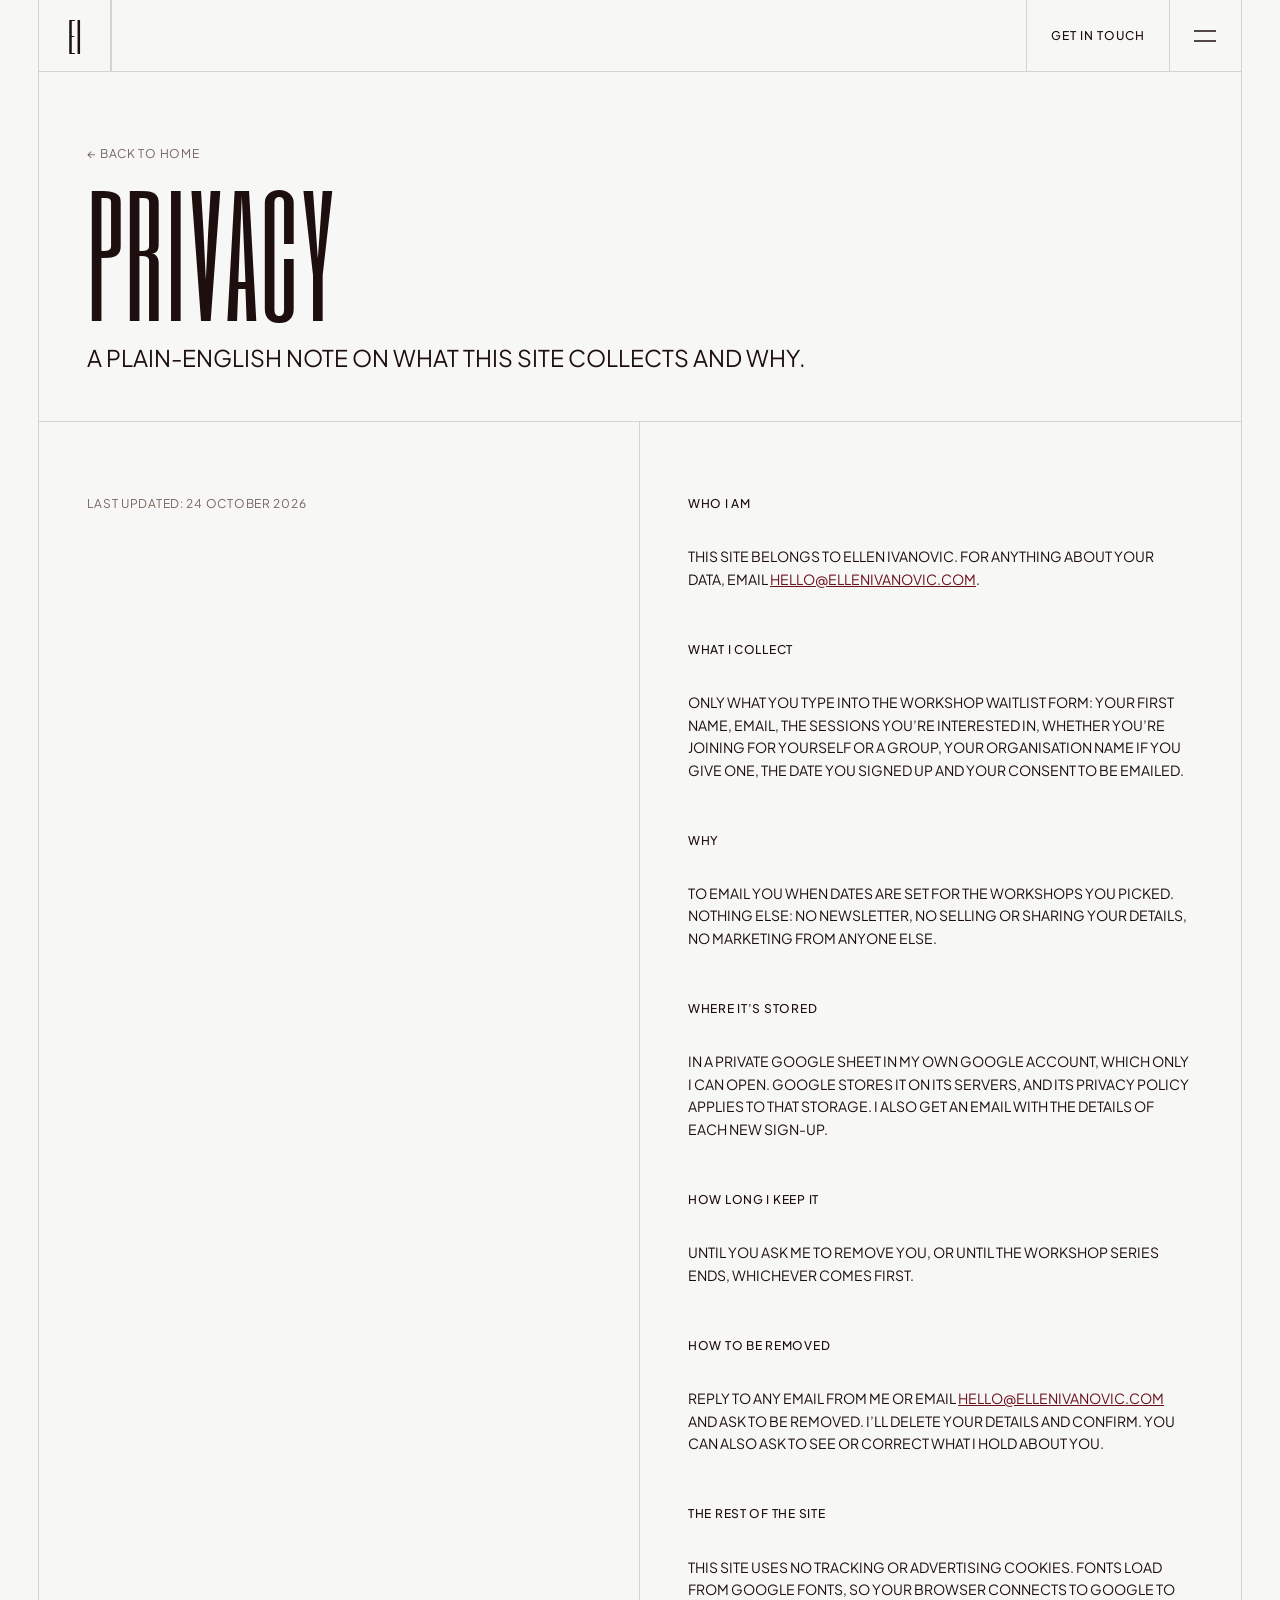
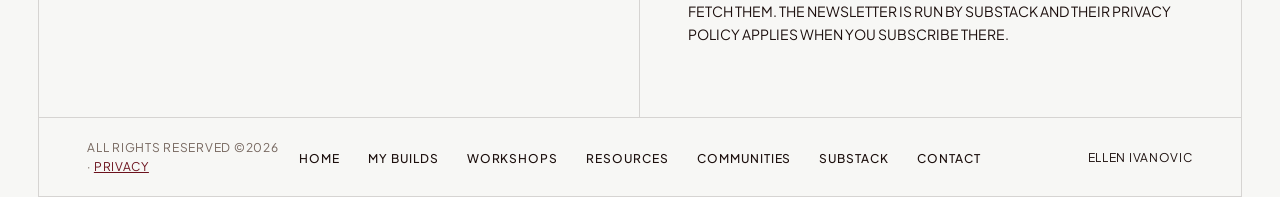
<file: privacy.html>
<!DOCTYPE html>
<html lang="en">
<head>
  <meta charset="utf-8">
  <meta name="viewport" content="width=device-width, initial-scale=1">
  <title>Privacy | Ellen Ivanovic</title>
  <meta name="description" content="What ellenivanovic.com collects, why, where it is stored and how to be removed.">
  <link rel="canonical" href="https://www.ellenivanovic.com/privacy">
  <meta name="theme-color" content="#F7F7F5">

  <meta property="og:type" content="website">
  <meta property="og:site_name" content="Ellen Ivanovic">
  <meta property="og:title" content="Privacy | Ellen Ivanovic">
  <meta property="og:description" content="What ellenivanovic.com collects, why, where it is stored and how to be removed.">
  <meta property="og:url" content="https://www.ellenivanovic.com/privacy">
  <meta property="og:image" content="https://www.ellenivanovic.com/assets/og-image.jpg">
  <meta property="og:image:width" content="1200">
  <meta property="og:image:height" content="630">
  <meta property="og:image:alt" content="People, Product and AI. Ellen Ivanovic, AI for your everyday work.">
  <meta name="twitter:card" content="summary_large_image">
  <meta name="twitter:title" content="Privacy | Ellen Ivanovic">
  <meta name="twitter:description" content="What ellenivanovic.com collects, why, where it is stored and how to be removed.">
  <meta name="twitter:image" content="https://www.ellenivanovic.com/assets/og-image.jpg">

  <link rel="icon" href="/favicon.ico" sizes="any">
  <link rel="icon" href="/favicon-32.png" sizes="32x32" type="image/png">
  <link rel="apple-touch-icon" href="/apple-touch-icon.png">

  <link rel="preconnect" href="https://fonts.googleapis.com">
  <link rel="preconnect" href="https://fonts.gstatic.com" crossorigin>
  <link rel="stylesheet" href="https://fonts.googleapis.com/css2?family=Plus+Jakarta+Sans:wght@400;500;600&family=Six+Caps&display=swap">
  <link rel="stylesheet" href="/styles.css">
</head>
<body>
<a class="skip" href="#main">Skip to content</a>
<div class="progress" aria-hidden="true"><span></span></div>

<div class="site" id="home">
<div class="frame">

  <!-- TOP BAR -->
  <header class="panel topbar">
    <a class="mono" href="/" aria-label="Ellen Ivanovic, home">EI</a>
    <nav class="navcells" aria-label="Main">
      <a class="cell" href="/">Home</a>
      <a class="cell" href="/#builds">My builds</a>
      <a class="cell" href="/#workshops">Workshops</a>
      <a class="cell" href="/resources">Resources</a>
      <a class="cell" href="/#communities">Communities</a>
      <a class="cell" href="/#writing">Substack</a>
      <a class="cell" href="/#contact">Contact</a>
    </nav>
    <div class="spacer"></div>
    <a class="cell text" href="/#contact">Get in touch</a>
    <button class="cell menu-btn" type="button" aria-label="Open menu" aria-haspopup="dialog" data-open="menu">
      <svg width="22" height="12" viewBox="0 0 22 12" fill="none" stroke="currentColor" stroke-width="1.5" aria-hidden="true"><line x1="0" y1="1" x2="22" y2="1"/><line x1="0" y1="11" x2="22" y2="11"/></svg>
    </button>
  </header>

  <main id="main">

  <section class="panel">
    <div class="work-head work-head-intro">
      <p class="label"><a class="back" href="/">← Back to home</a></p>
      <h1 class="display big">Privacy</h1>
      <p class="intro">A plain-English note on what this site collects and why.</p>
    </div>
  </section>

  <section class="panel split" aria-label="Privacy details">
    <div class="l"><p class="label">Last updated: 24 October 2026</p></div>
    <div class="r r-top prose">
      <h2 class="label">Who I am</h2>
      <p class="body">This site belongs to Ellen Ivanovic. For anything about your data, email <a href="mailto:hello@ellenivanovic.com">hello@ellenivanovic.com</a>.</p>

      <h2 class="label">What I collect</h2>
      <p class="body">Only what you type into the workshop waitlist form: your first name, email, the sessions you’re interested in, whether you’re joining for yourself or a group, your organisation name if you give one, the date you signed up and your consent to be emailed.</p>

      <h2 class="label">Why</h2>
      <p class="body">To email you when dates are set for the workshops you picked. Nothing else: no newsletter, no selling or sharing your details, no marketing from anyone else.</p>

      <h2 class="label">Where it’s stored</h2>
      <p class="body">In a private Google Sheet in my own Google account, which only I can open. Google stores it on its servers, and its privacy policy applies to that storage. I also get an email with the details of each new sign-up.</p>

      <h2 class="label">How long I keep it</h2>
      <p class="body">Until you ask me to remove you, or until the workshop series ends, whichever comes first.</p>

      <h2 class="label">How to be removed</h2>
      <p class="body">Reply to any email from me or email <a href="mailto:hello@ellenivanovic.com">hello@ellenivanovic.com</a> and ask to be removed. I’ll delete your details and confirm. You can also ask to see or correct what I hold about you.</p>

      <h2 class="label">The rest of the site</h2>
      <p class="body">This site uses no tracking or advertising cookies. Fonts load from Google Fonts, so your browser connects to Google to fetch them. The newsletter is run by Substack and their privacy policy applies when you subscribe there.</p>
    </div>
  </section>

  </main>

  <!-- FOOTER -->
  <footer class="panel foot">
    <p class="label">All rights reserved ©2026 · <a href="/privacy">Privacy</a></p>
    <ul class="nav" aria-label="Footer">
      <li><a href="/">Home</a></li>
      <li><a href="/#builds">My builds</a></li>
      <li><a href="/#workshops">Workshops</a></li>
      <li><a href="/resources">Resources</a></li>
      <li><a href="/#communities">Communities</a></li>
      <li><a href="/#writing">Substack</a></li>
      <li><a href="/#contact">Contact</a></li>
    </ul>
    <p class="label end">Ellen Ivanovic</p>
  </footer>

</div>
</div>

<!-- MENU (phones and small laptops) -->
<div class="scrim" data-close aria-hidden="true"></div>
<aside class="drawer" id="drawer-menu" role="dialog" aria-modal="true" aria-label="Menu" hidden>
  <div class="drawer-top">
    <p class="label">Menu</p>
    <button class="cell" type="button" aria-label="Close menu" data-close>
      <svg width="16" height="16" viewBox="0 0 16 16" fill="none" stroke="currentColor" stroke-width="1.5" aria-hidden="true"><line x1="1" y1="1" x2="15" y2="15"/><line x1="15" y1="1" x2="1" y2="15"/></svg>
    </button>
  </div>
  <div class="drawer-body">
    <ul class="menu-list">
      <li><a href="/">Home</a></li>
      <li><a href="/#builds">My builds</a></li>
      <li><a href="/#workshops">Workshops</a></li>
      <li><a href="/resources">Resources</a></li>
      <li><a href="/#communities">Communities</a></li>
      <li><a href="/#writing">Substack</a></li>
      <li><a href="/#contact">Contact</a></li>
    </ul>
  </div>
  <div class="drawer-foot"><a class="btn" href="/#contact"><span>Get in touch</span><span class="arr" aria-hidden="true">→</span></a></div>
</aside>

<script src="/script.js" defer></script>
</body>
</html>
</file>
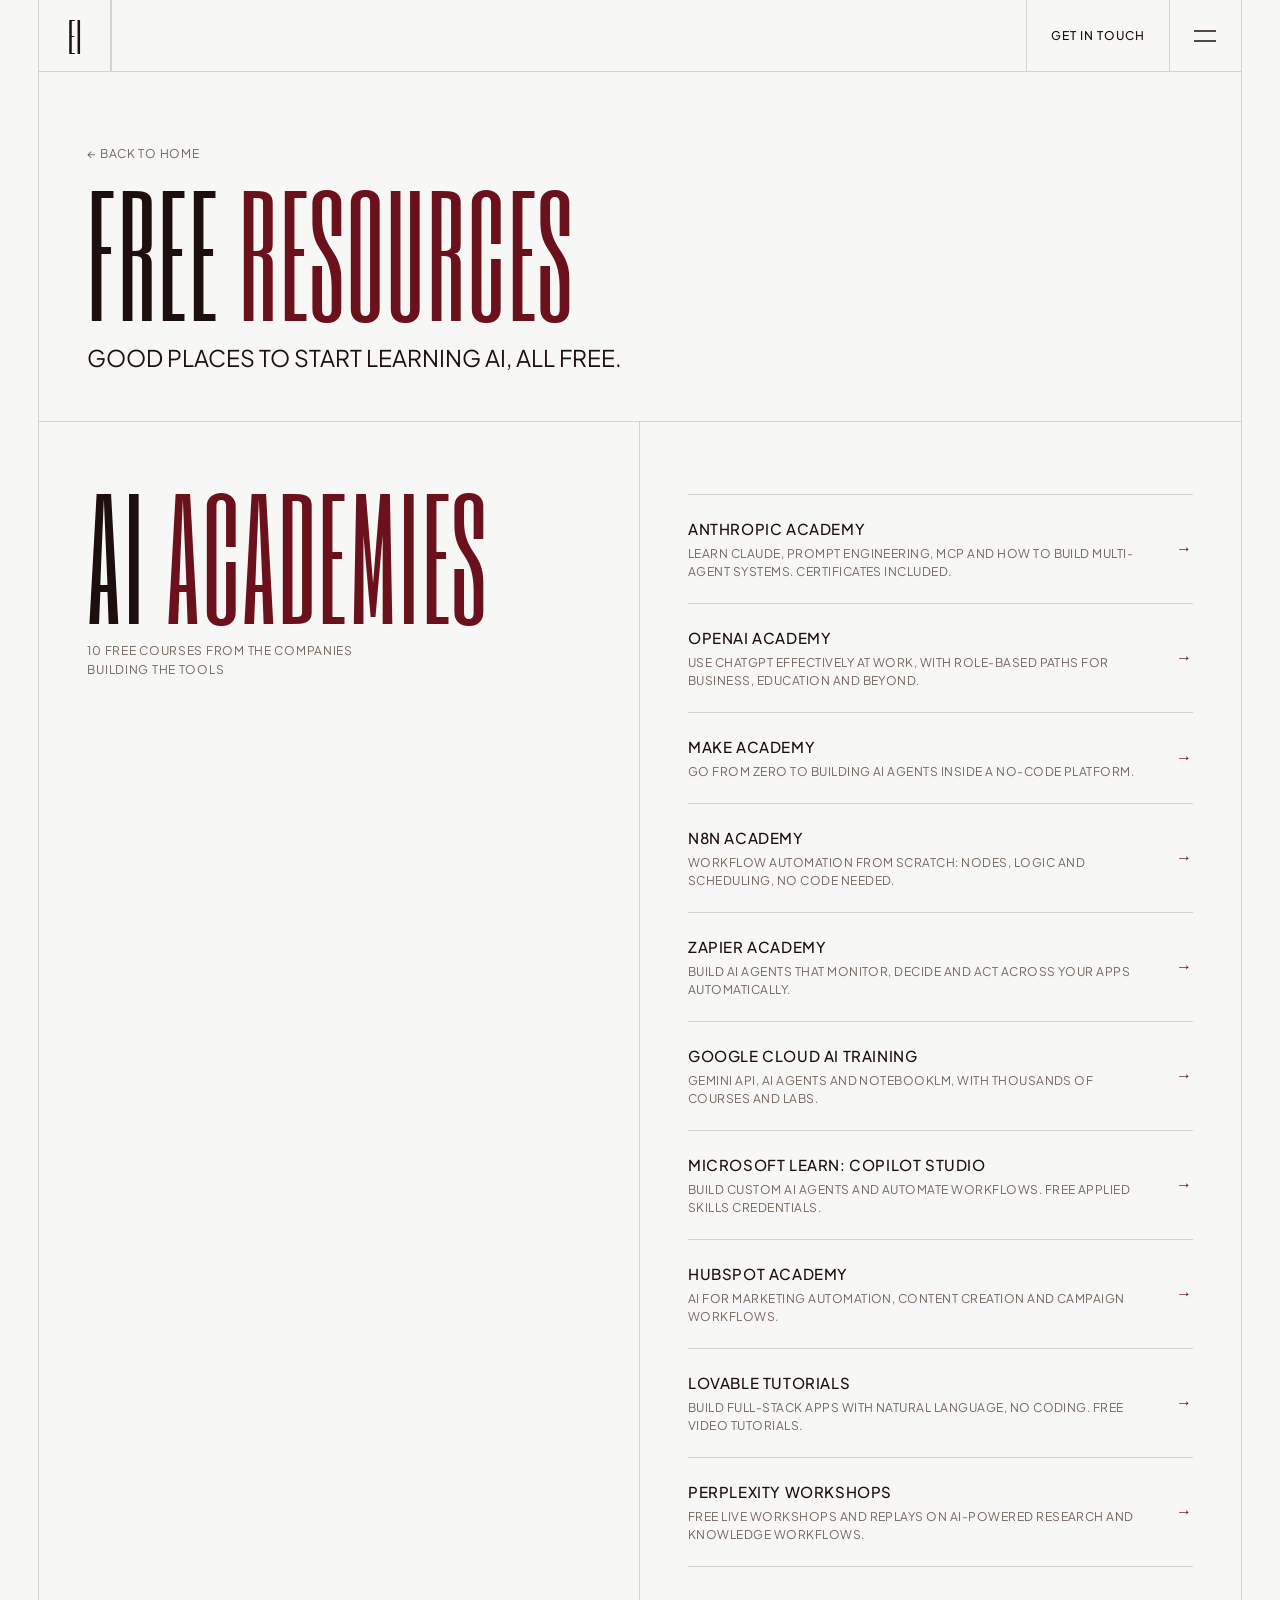
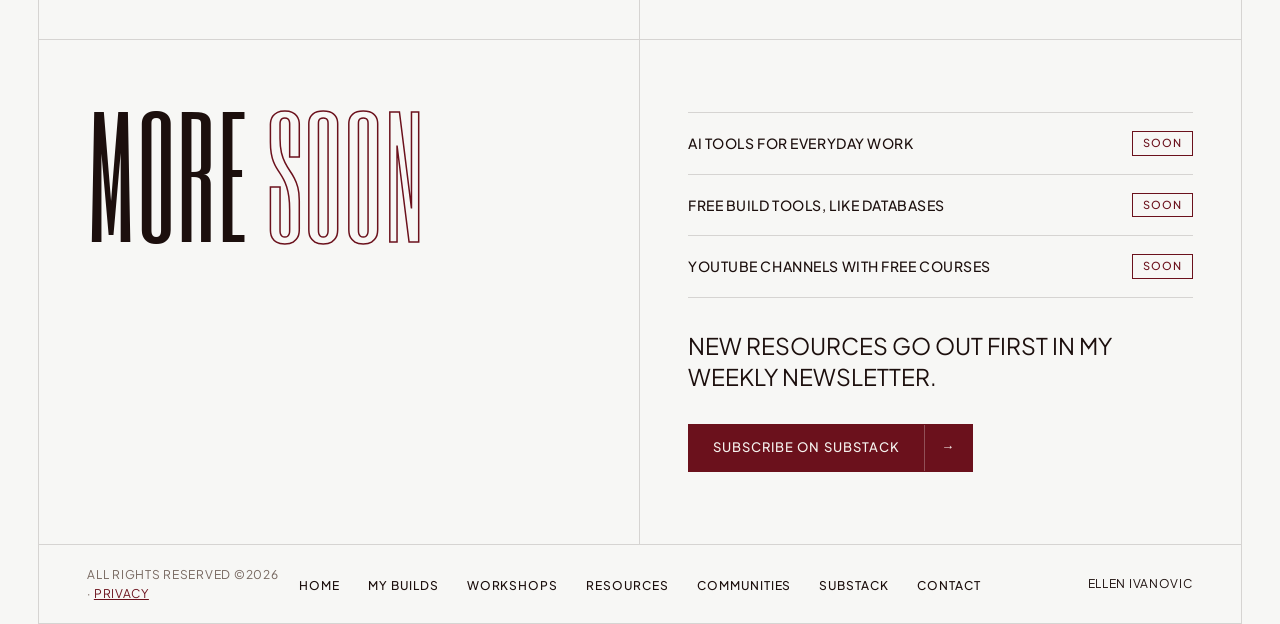
<file: resources.html>
<!DOCTYPE html>
<html lang="en">
<head>
  <meta charset="utf-8">
  <meta name="viewport" content="width=device-width, initial-scale=1">
  <title>Free AI resources | Ellen Ivanovic</title>
  <meta name="description" content="Free places to start learning AI: courses and academies from the companies building the tools, picked and checked by Ellen Ivanovic.">
  <link rel="canonical" href="https://www.ellenivanovic.com/resources">
  <meta name="theme-color" content="#F7F7F5">

  <meta property="og:type" content="website">
  <meta property="og:site_name" content="Ellen Ivanovic">
  <meta property="og:title" content="Free AI resources | Ellen Ivanovic">
  <meta property="og:description" content="Free places to start learning AI: courses and academies from the companies building the tools.">
  <meta property="og:url" content="https://www.ellenivanovic.com/resources">
  <meta property="og:image" content="https://www.ellenivanovic.com/assets/og-image.jpg">
  <meta property="og:image:width" content="1200">
  <meta property="og:image:height" content="630">
  <meta property="og:image:alt" content="People, Product and AI. Ellen Ivanovic, AI for your everyday work.">
  <meta name="twitter:card" content="summary_large_image">
  <meta name="twitter:title" content="Free AI resources | Ellen Ivanovic">
  <meta name="twitter:description" content="Free places to start learning AI: courses and academies from the companies building the tools.">
  <meta name="twitter:image" content="https://www.ellenivanovic.com/assets/og-image.jpg">

  <link rel="icon" href="/favicon.ico" sizes="any">
  <link rel="icon" href="/favicon-32.png" sizes="32x32" type="image/png">
  <link rel="apple-touch-icon" href="/apple-touch-icon.png">

  <link rel="preconnect" href="https://fonts.googleapis.com">
  <link rel="preconnect" href="https://fonts.gstatic.com" crossorigin>
  <link rel="stylesheet" href="https://fonts.googleapis.com/css2?family=Plus+Jakarta+Sans:wght@400;500;600&family=Six+Caps&display=swap">
  <link rel="stylesheet" href="/styles.css">
</head>
<body>
<a class="skip" href="#main">Skip to content</a>
<div class="progress" aria-hidden="true"><span></span></div>

<div class="site" id="home">
<div class="frame">

  <!-- TOP BAR -->
  <header class="panel topbar">
    <a class="mono" href="/" aria-label="Ellen Ivanovic, home">EI</a>
    <nav class="navcells" aria-label="Main">
      <a class="cell" href="/">Home</a>
      <a class="cell" href="/#builds">My builds</a>
      <a class="cell" href="/#workshops">Workshops</a>
      <a class="cell is-current" href="/resources" aria-current="page">Resources</a>
      <a class="cell" href="/#communities">Communities</a>
      <a class="cell" href="/#writing">Substack</a>
      <a class="cell" href="/#contact">Contact</a>
    </nav>
    <div class="spacer"></div>
    <a class="cell text" href="/#contact">Get in touch</a>
    <button class="cell menu-btn" type="button" aria-label="Open menu" aria-haspopup="dialog" data-open="menu">
      <svg width="22" height="12" viewBox="0 0 22 12" fill="none" stroke="currentColor" stroke-width="1.5" aria-hidden="true"><line x1="0" y1="1" x2="22" y2="1"/><line x1="0" y1="11" x2="22" y2="11"/></svg>
    </button>
  </header>

  <main id="main">

  <!-- PAGE HEAD -->
  <section class="panel">
    <div class="work-head work-head-intro">
      <p class="label"><a class="back" href="/">← Back to home</a></p>
      <h1 class="display big">Free <span class="pri">resources</span></h1>
      <p class="intro">Good places to start learning AI, all free.</p>
    </div>
  </section>

  <!-- To add a resource: copy one <li> below and change the link, name and description. -->
  <section class="panel split" id="academies" aria-labelledby="academies-h">
    <div class="l">
      <h2 class="display big reveal" id="academies-h">AI <span class="pri">academies</span></h2>
      <p class="label res-count">10 free courses from the companies building the tools</p>
    </div>
    <div class="r r-top">
      <ul class="tools res">
        <li><a href="https://academy.claude.com" target="_blank" rel="noopener"><span class="res-text"><span class="res-name">Anthropic Academy</span><span class="res-desc">Learn Claude, prompt engineering, MCP and how to build multi-agent systems. Certificates included.</span></span><span class="go" aria-hidden="true">→</span></a></li>
        <li><a href="https://academy.openai.com" target="_blank" rel="noopener"><span class="res-text"><span class="res-name">OpenAI Academy</span><span class="res-desc">Use ChatGPT effectively at work, with role-based paths for business, education and beyond.</span></span><span class="go" aria-hidden="true">→</span></a></li>
        <li><a href="https://academy.make.com" target="_blank" rel="noopener"><span class="res-text"><span class="res-name">Make Academy</span><span class="res-desc">Go from zero to building AI agents inside a no-code platform.</span></span><span class="go" aria-hidden="true">→</span></a></li>
        <li><a href="https://learn.n8n.io" target="_blank" rel="noopener"><span class="res-text"><span class="res-name">n8n Academy</span><span class="res-desc">Workflow automation from scratch: nodes, logic and scheduling, no code needed.</span></span><span class="go" aria-hidden="true">→</span></a></li>
        <li><a href="https://learn.zapier.com" target="_blank" rel="noopener"><span class="res-text"><span class="res-name">Zapier Academy</span><span class="res-desc">Build AI agents that monitor, decide and act across your apps automatically.</span></span><span class="go" aria-hidden="true">→</span></a></li>
        <li><a href="https://cloud.google.com/learn/training/machinelearning-ai" target="_blank" rel="noopener"><span class="res-text"><span class="res-name">Google Cloud AI training</span><span class="res-desc">Gemini API, AI agents and NotebookLM, with thousands of courses and labs.</span></span><span class="go" aria-hidden="true">→</span></a></li>
        <li><a href="https://learn.microsoft.com/en-us/training/paths/create-extend-custom-copilots-microsoft-copilot-studio/" target="_blank" rel="noopener"><span class="res-text"><span class="res-name">Microsoft Learn: Copilot Studio</span><span class="res-desc">Build custom AI agents and automate workflows. Free Applied Skills credentials.</span></span><span class="go" aria-hidden="true">→</span></a></li>
        <li><a href="https://academy.hubspot.com" target="_blank" rel="noopener"><span class="res-text"><span class="res-name">HubSpot Academy</span><span class="res-desc">AI for marketing automation, content creation and campaign workflows.</span></span><span class="go" aria-hidden="true">→</span></a></li>
        <li><a href="https://lovable.dev/videos/tutorials" target="_blank" rel="noopener"><span class="res-text"><span class="res-name">Lovable tutorials</span><span class="res-desc">Build full-stack apps with natural language, no coding. Free video tutorials.</span></span><span class="go" aria-hidden="true">→</span></a></li>
        <li><a href="https://www.perplexity.ai/hub/workshops" target="_blank" rel="noopener"><span class="res-text"><span class="res-name">Perplexity workshops</span><span class="res-desc">Free live workshops and replays on AI-powered research and knowledge workflows.</span></span><span class="go" aria-hidden="true">→</span></a></li>
      </ul>
    </div>
  </section>

  <!-- COMING NEXT -->
  <section class="panel split" aria-labelledby="next-h">
    <div class="l"><h2 class="display big reveal" id="next-h">More <span class="outline">soon</span></h2></div>
    <div class="r">
      <ul class="tools">
        <li><span>AI tools for everyday work</span><span class="wip">Soon</span></li>
        <li><span>Free build tools, like databases</span><span class="wip">Soon</span></li>
        <li><span>YouTube channels with free courses</span><span class="wip">Soon</span></li>
      </ul>
      <p class="intro">New resources go out first in my weekly newsletter.</p>
      <div><a class="btn" href="https://ellenivanovic.substack.com" target="_blank" rel="noopener"><span>Subscribe on Substack</span><span class="arr" aria-hidden="true">→</span></a></div>
    </div>
  </section>

  </main>

  <!-- FOOTER -->
  <footer class="panel foot">
    <p class="label">All rights reserved ©2026 · <a href="/privacy">Privacy</a></p>
    <ul class="nav" aria-label="Footer">
      <li><a href="/">Home</a></li>
      <li><a href="/#builds">My builds</a></li>
      <li><a href="/#workshops">Workshops</a></li>
      <li><a href="/resources" aria-current="page">Resources</a></li>
      <li><a href="/#communities">Communities</a></li>
      <li><a href="/#writing">Substack</a></li>
      <li><a href="/#contact">Contact</a></li>
    </ul>
    <p class="label end">Ellen Ivanovic</p>
  </footer>

</div>
</div>

<!-- MENU (phones and small laptops) -->
<div class="scrim" data-close aria-hidden="true"></div>
<aside class="drawer" id="drawer-menu" role="dialog" aria-modal="true" aria-label="Menu" hidden>
  <div class="drawer-top">
    <p class="label">Menu</p>
    <button class="cell" type="button" aria-label="Close menu" data-close>
      <svg width="16" height="16" viewBox="0 0 16 16" fill="none" stroke="currentColor" stroke-width="1.5" aria-hidden="true"><line x1="1" y1="1" x2="15" y2="15"/><line x1="15" y1="1" x2="1" y2="15"/></svg>
    </button>
  </div>
  <div class="drawer-body">
    <ul class="menu-list">
      <li><a href="/">Home</a></li>
      <li><a href="/#builds">My builds</a></li>
      <li><a href="/#workshops">Workshops</a></li>
      <li><a href="/resources" data-close>Resources</a></li>
      <li><a href="/#communities">Communities</a></li>
      <li><a href="/#writing">Substack</a></li>
      <li><a href="/#contact">Contact</a></li>
    </ul>
  </div>
  <div class="drawer-foot"><a class="btn" href="/#contact"><span>Get in touch</span><span class="arr" aria-hidden="true">→</span></a></div>
</aside>

<script src="/script.js" defer></script>
</body>
</html>
</file>
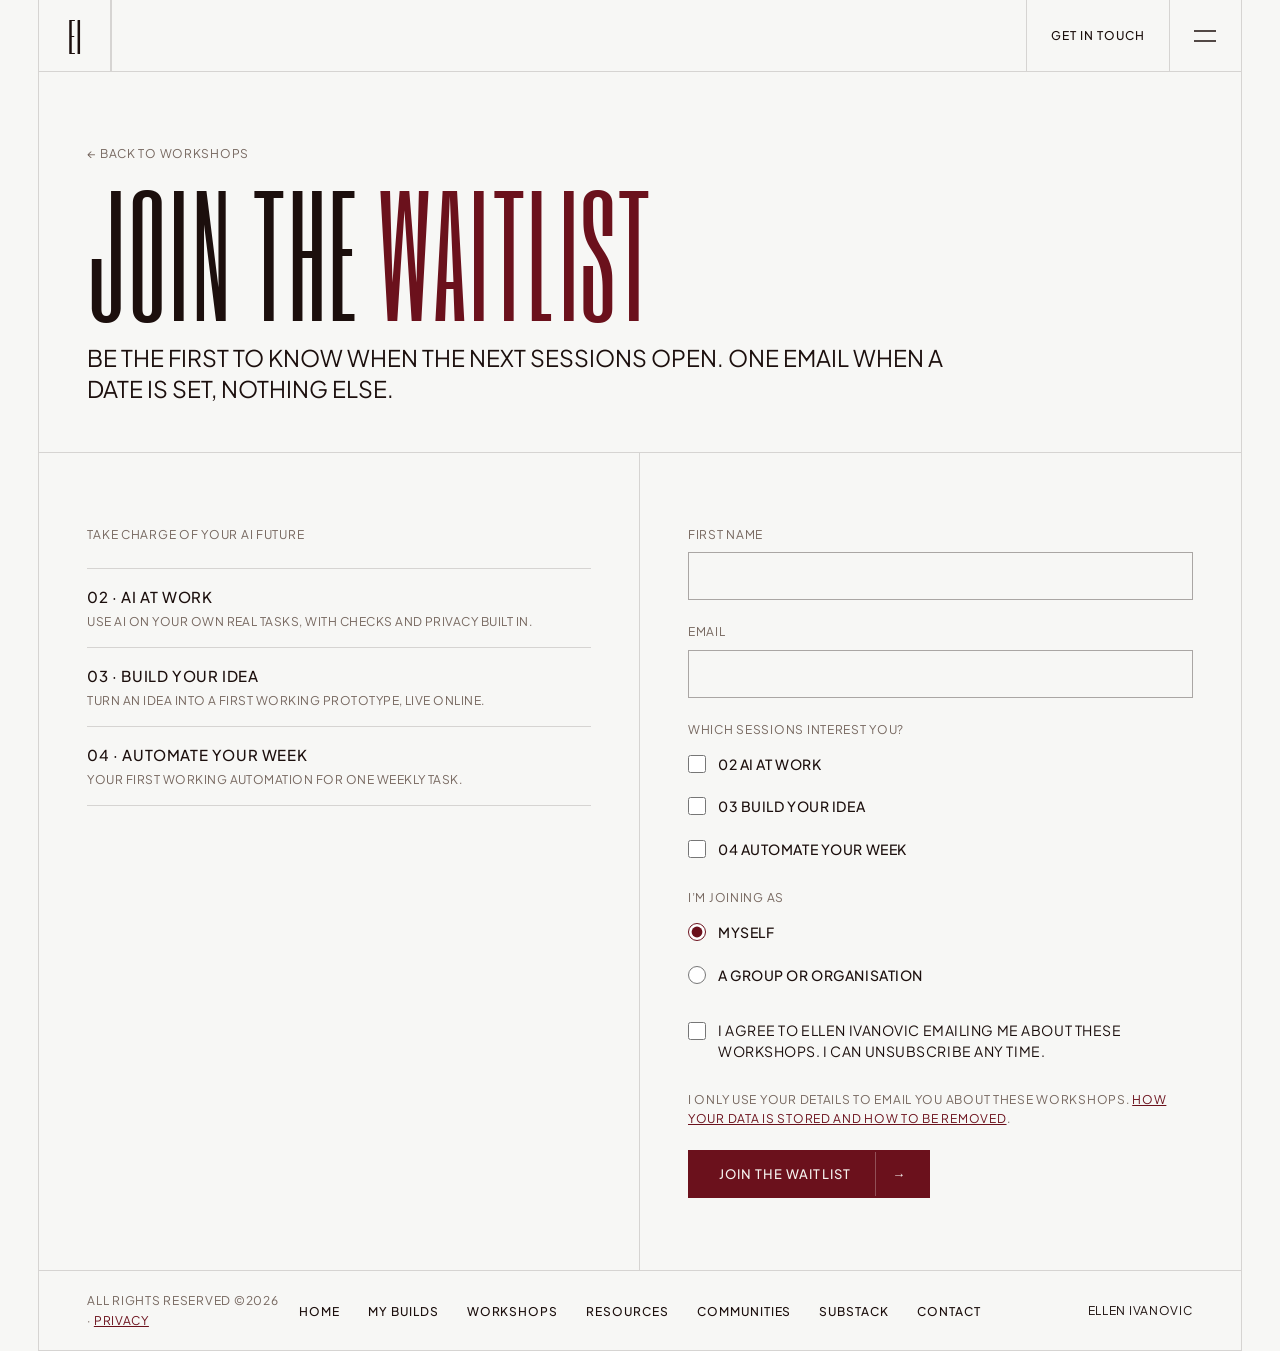
<file: waitlist.html>
<!DOCTYPE html>
<html lang="en">
<head>
  <meta charset="utf-8">
  <meta name="viewport" content="width=device-width, initial-scale=1">
  <title>Join the waitlist | Ellen Ivanovic</title>
  <meta name="description" content="Be the first to know when the next Take Charge of Your AI Future workshops open.">
  <link rel="canonical" href="https://www.ellenivanovic.com/waitlist">
  <meta name="theme-color" content="#F7F7F5">

  <meta property="og:type" content="website">
  <meta property="og:site_name" content="Ellen Ivanovic">
  <meta property="og:title" content="Join the waitlist | Ellen Ivanovic">
  <meta property="og:description" content="Be the first to know when the next Take Charge of Your AI Future workshops open.">
  <meta property="og:url" content="https://www.ellenivanovic.com/waitlist">
  <meta property="og:image" content="https://www.ellenivanovic.com/assets/og-image.jpg">
  <meta property="og:image:width" content="1200">
  <meta property="og:image:height" content="630">
  <meta property="og:image:alt" content="People, Product and AI. Ellen Ivanovic, AI for your everyday work.">
  <meta name="twitter:card" content="summary_large_image">
  <meta name="twitter:title" content="Join the waitlist | Ellen Ivanovic">
  <meta name="twitter:description" content="Be the first to know when the next Take Charge of Your AI Future workshops open.">
  <meta name="twitter:image" content="https://www.ellenivanovic.com/assets/og-image.jpg">

  <link rel="icon" href="/favicon.ico" sizes="any">
  <link rel="icon" href="/favicon-32.png" sizes="32x32" type="image/png">
  <link rel="apple-touch-icon" href="/apple-touch-icon.png">

  <link rel="preconnect" href="https://fonts.googleapis.com">
  <link rel="preconnect" href="https://fonts.gstatic.com" crossorigin>
  <link rel="stylesheet" href="https://fonts.googleapis.com/css2?family=Plus+Jakarta+Sans:wght@400;500;600&family=Six+Caps&display=swap">
  <link rel="stylesheet" href="/styles.css">
</head>
<body>
<a class="skip" href="#main">Skip to content</a>
<div class="progress" aria-hidden="true"><span></span></div>

<div class="site" id="home">
<div class="frame">

  <!-- TOP BAR -->
  <header class="panel topbar">
    <a class="mono" href="/" aria-label="Ellen Ivanovic, home">EI</a>
    <nav class="navcells" aria-label="Main">
      <a class="cell" href="/">Home</a>
      <a class="cell" href="/#builds">My builds</a>
      <a class="cell" href="/#workshops">Workshops</a>
      <a class="cell" href="/resources">Resources</a>
      <a class="cell" href="/#communities">Communities</a>
      <a class="cell" href="/#writing">Substack</a>
      <a class="cell" href="/#contact">Contact</a>
    </nav>
    <div class="spacer"></div>
    <a class="cell text" href="/#contact">Get in touch</a>
    <button class="cell menu-btn" type="button" aria-label="Open menu" aria-haspopup="dialog" data-open="menu">
      <svg width="22" height="12" viewBox="0 0 22 12" fill="none" stroke="currentColor" stroke-width="1.5" aria-hidden="true"><line x1="0" y1="1" x2="22" y2="1"/><line x1="0" y1="11" x2="22" y2="11"/></svg>
    </button>
  </header>

  <main id="main">

  <section class="panel">
    <div class="work-head work-head-intro">
      <p class="label"><a class="back" href="/#workshops">← Back to workshops</a></p>
      <h1 class="display big">Join the <span class="pri">waitlist</span></h1>
      <p class="intro">Be the first to know when the next sessions open. One email when a date is set, nothing else.</p>
    </div>
  </section>

  <section class="panel split" aria-label="Waitlist form">
    <div class="l">
      <p class="label">Take Charge of Your AI Future</p>
      <ul class="tools wl-sessions">
        <li><span class="res-text"><span class="res-name">02 · AI at Work</span><span class="res-desc">Use AI on your own real tasks, with checks and privacy built in.</span></span></li>
        <li><span class="res-text"><span class="res-name">03 · Build Your Idea</span><span class="res-desc">Turn an idea into a first working prototype, live online.</span></span></li>
        <li><span class="res-text"><span class="res-name">04 · Automate Your Week</span><span class="res-desc">Your first working automation for one weekly task.</span></span></li>
      </ul>
    </div>
    <div class="r r-top">
      <form class="wl-form" id="waitlist-form" novalidate>
        <div class="field">
          <label class="label" for="wl-name">First name</label>
          <input id="wl-name" name="firstName" type="text" autocomplete="given-name" required>
        </div>
        <div class="field">
          <label class="label" for="wl-email">Email</label>
          <input id="wl-email" name="email" type="email" autocomplete="email" required>
        </div>
        <fieldset class="field">
          <legend class="label">Which sessions interest you?</legend>
          <label class="check"><input type="checkbox" name="sessions" value="02"> 02 AI at Work</label>
          <label class="check"><input type="checkbox" name="sessions" value="03"> 03 Build Your Idea</label>
          <label class="check"><input type="checkbox" name="sessions" value="04"> 04 Automate Your Week</label>
        </fieldset>
        <fieldset class="field">
          <legend class="label">I’m joining as</legend>
          <label class="check"><input type="radio" name="joiningAs" value="Myself" checked> Myself</label>
          <label class="check"><input type="radio" name="joiningAs" value="A group or organisation"> A group or organisation</label>
        </fieldset>
        <div class="field" id="wl-org-field" hidden>
          <label class="label" for="wl-org">Organisation name (optional)</label>
          <input id="wl-org" name="organisation" type="text" autocomplete="organization">
        </div>
        <!-- spam trap: real people never see or fill this -->
        <div class="hp" aria-hidden="true"><label>Leave this empty <input type="text" name="website" tabindex="-1" autocomplete="off"></label></div>
        <label class="check consent"><input type="checkbox" name="consent" id="wl-consent" required> I agree to Ellen Ivanovic emailing me about these workshops. I can unsubscribe any time.</label>
        <p class="label privacy-note">I only use your details to email you about these workshops. <a href="/privacy">How your data is stored and how to be removed</a>.</p>
        <p class="form-error" id="wl-error" role="alert" hidden></p>
        <div><button class="btn" type="submit"><span>Join the waitlist</span><span class="arr" aria-hidden="true">→</span></button></div>
      </form>
      <div class="wl-thanks" id="wl-thanks" hidden tabindex="-1">
        <h2 class="display big">You’re on <span class="pri">the list</span></h2>
        <p class="intro">I’ll email you as soon as a date is set.</p>
        <p class="label"><a href="https://ellenivanovic.substack.com" target="_blank" rel="noopener">While you wait, read Break Your Build on Substack →</a></p>
      </div>
    </div>
  </section>

  </main>

  <!-- FOOTER -->
  <footer class="panel foot">
    <p class="label">All rights reserved ©2026 · <a href="/privacy">Privacy</a></p>
    <ul class="nav" aria-label="Footer">
      <li><a href="/">Home</a></li>
      <li><a href="/#builds">My builds</a></li>
      <li><a href="/#workshops">Workshops</a></li>
      <li><a href="/resources">Resources</a></li>
      <li><a href="/#communities">Communities</a></li>
      <li><a href="/#writing">Substack</a></li>
      <li><a href="/#contact">Contact</a></li>
    </ul>
    <p class="label end">Ellen Ivanovic</p>
  </footer>

</div>
</div>

<!-- MENU (phones and small laptops) -->
<div class="scrim" data-close aria-hidden="true"></div>
<aside class="drawer" id="drawer-menu" role="dialog" aria-modal="true" aria-label="Menu" hidden>
  <div class="drawer-top">
    <p class="label">Menu</p>
    <button class="cell" type="button" aria-label="Close menu" data-close>
      <svg width="16" height="16" viewBox="0 0 16 16" fill="none" stroke="currentColor" stroke-width="1.5" aria-hidden="true"><line x1="1" y1="1" x2="15" y2="15"/><line x1="15" y1="1" x2="1" y2="15"/></svg>
    </button>
  </div>
  <div class="drawer-body">
    <ul class="menu-list">
      <li><a href="/">Home</a></li>
      <li><a href="/#builds">My builds</a></li>
      <li><a href="/#workshops">Workshops</a></li>
      <li><a href="/resources">Resources</a></li>
      <li><a href="/#communities">Communities</a></li>
      <li><a href="/#writing">Substack</a></li>
      <li><a href="/#contact">Contact</a></li>
    </ul>
  </div>
  <div class="drawer-foot"><a class="btn" href="/#contact"><span>Get in touch</span><span class="arr" aria-hidden="true">→</span></a></div>
</aside>

<script src="/script.js" defer></script>
<script src="/waitlist.js" defer></script>
</body>
</html>
</file>
<file: styles.css>
/* ==========================================================
   Ellen Ivanovic — personal site
   Rebuilt from the Claude Design mockup. All colours live in :root.
   ========================================================== */

:root {
  /* brand palette */
  --offwhite: #F6F3EF;
  --ink: #1C0F0D;
  --burgundy: #6B111C;
  --burgundy-dark: #4A0A10;
  --muted: #8A7A72;
  --greige: #B6A69D;
  --clay: #C59379;
  --cream: #EEDFCB;

  /* how the mockup uses them */
  --bg: #F7F7F5;            /* page background from the mockup */
  --box: var(--offwhite);   /* panels, hover fills, open accordion */
  --pri: var(--burgundy);
  --pri-d: var(--burgundy-dark);
  --line: rgba(28, 15, 13, .15);
  /* Small grey labels use a slightly darker shade than --muted (#8A7A72)
     so they pass WCAG AA contrast (4.5:1) on the light background.
     This is the shade the mockup itself uses for labels. */
  --muted-text: #75665E;

  /* fonts: Humane goes first so it takes over once its files are added */
  --font-body: 'Plus Jakarta Sans', system-ui, sans-serif;
  --font-display: 'Humane', 'Six Caps', 'Arial Narrow', sans-serif;
}

/* To use Humane later: add the font files to /assets/fonts and uncomment.
@font-face {
  font-family: 'Humane';
  src: url('/assets/fonts/Humane-Regular.woff2') format('woff2');
  font-weight: 400;
  font-display: swap;
}
*/

*, *::before, *::after { box-sizing: border-box; }
[hidden] { display: none !important; }
html { scroll-behavior: smooth; -webkit-text-size-adjust: 100%; }
body { margin: 0; background: var(--bg); overflow-x: hidden; }
img { max-width: 100%; }
a { color: var(--pri); }
a:hover { color: var(--pri-d); }

.site {
  font-family: var(--font-body);
  color: var(--ink);
  background: var(--bg);
  text-transform: uppercase;
  font-size: 14px;
  line-height: 1.6;
}

/* visible keyboard focus everywhere */
:focus-visible { outline: 2px solid var(--pri); outline-offset: 2px; }
.cell:focus-visible, .acc-btn:focus-visible, .more-btn:focus-visible,
.find a:focus-visible, .rail a:focus-visible, .menu-list :focus-visible { outline-offset: -3px; }

.skip {
  position: absolute; left: 16px; top: -60px; z-index: 100;
  background: var(--pri); color: var(--offwhite); padding: 10px 16px;
  font: 500 13px/1 var(--font-body); letter-spacing: .06em; text-transform: uppercase; text-decoration: none;
}
.skip:focus { top: 16px; color: var(--offwhite); }

.frame { margin: 0 clamp(16px, 3vw, 40px); border-left: 1px solid var(--line); border-right: 1px solid var(--line); }
.panel { border-bottom: 1px solid var(--line); }
section[id] { scroll-margin-top: 0; }

.display { font-family: var(--font-display); font-weight: 400; line-height: .8; letter-spacing: .01em; margin: 0; text-transform: uppercase; }
.outline { color: transparent; -webkit-text-stroke: 1.5px var(--pri); }
.pri { color: var(--pri); }
.label { font-size: 12px; font-weight: 400; color: var(--muted-text); letter-spacing: .06em; margin: 0; }
.intro { font-size: clamp(18px, 1.8vw, 24px); line-height: 1.35; font-weight: 400; margin: 0; }
.body { font-size: 14px; margin: 0; max-width: 52ch; }
.stack > span { display: block; }
.line2 { display: flex !important; align-items: center; gap: 28px; padding-left: 12%; }
.dash { display: inline-block; width: clamp(48px, 6vw, 96px); height: 1px; background: var(--pri); flex: none; }

/* top bar */
.topbar { display: flex; align-items: stretch; height: 72px; }
.mono { display: flex; align-items: center; justify-content: center; width: 72px; flex: none; border-right: 1px solid var(--line); font-family: var(--font-display); font-size: 40px; line-height: 1; color: var(--ink); text-decoration: none; }
.mono:hover { color: var(--pri); }
.navcells { display: flex; align-items: stretch; }
.navcells .cell:first-child { border-left: 0; }
.spacer { flex: 1; border-left: 1px solid var(--line); }
.cell { display: flex; align-items: center; justify-content: center; border: 0; border-left: 1px solid var(--line); padding: 0 24px; font-size: 12px; font-weight: 500; letter-spacing: .08em; color: var(--ink); text-decoration: none; background: none; font-family: inherit; text-transform: uppercase; cursor: pointer; min-width: 72px; white-space: nowrap; }
.cell:hover { color: var(--pri); background: var(--box); }
.menu-btn { display: none; }

/* buttons */
.btns { display: flex; flex-wrap: wrap; gap: 12px; }
.btn { display: inline-flex; align-items: stretch; text-decoration: none; background: var(--pri); color: var(--offwhite); font-size: 13px; font-weight: 500; letter-spacing: .08em; min-height: 48px; border: 1px solid var(--pri); font-family: inherit; cursor: pointer; text-transform: uppercase; transition: background .25s, color .25s; }
.btn span { display: flex; align-items: center; padding: 0 24px; }
.btn .arr, .farr, .slide-ctrl button { font-family: Arial, Helvetica, sans-serif; } /* arrow glyph matches the mockup */
.btn .arr { padding: 0; width: 48px; justify-content: center; border-left: 1px solid rgba(246, 243, 239, .28); }
.btn:hover { background: var(--pri-d); border-color: var(--pri-d); color: var(--offwhite); }
.btn.ghost { background: transparent; color: var(--pri); }
.btn.ghost .arr { border-left-color: var(--pri); }
.btn.ghost:hover { background: var(--pri); color: var(--offwhite); }
.btn.ghost:hover .arr { border-left-color: rgba(246, 243, 239, .28); }

/* hero */
.hero { display: grid; grid-template-columns: repeat(2, minmax(0, 1fr)); min-height: min(78vh, 780px); }
.hero-l { display: flex; flex-direction: column; justify-content: flex-end; padding: 56px 48px; border-right: 1px solid var(--line); }
.hero h1 { font-size: clamp(140px, 15vw, 260px); }
.hero-intro { margin-top: 36px; }
.slides { position: relative; overflow: hidden; background: var(--box); min-height: 520px; }
.slide { position: absolute; inset: 0; opacity: 0; transition: opacity .6s ease; }
.slide.is-on { opacity: 1; }
.slide img { width: 100%; height: 100%; object-fit: cover; object-position: 42% 30%; display: block; }
.slide-ctrl { position: absolute; right: 0; bottom: 0; display: flex; background: var(--bg); border-top: 1px solid var(--line); border-left: 1px solid var(--line); }
.slide-ctrl[hidden] { display: none; }
.slide-ctrl button { width: 56px; height: 56px; border: 0; background: none; font-family: inherit; font-size: 16px; color: var(--ink); cursor: pointer; }
.slide-ctrl button + button { border-left: 1px solid var(--line); }
.photo { display: flex; align-items: center; }
.photo img { width: 100%; height: auto; display: block; }

/* info strip */
.strip { display: grid; grid-template-columns: repeat(3, minmax(0, 1fr)); }
.strip > div { padding: 28px 48px; display: flex; flex-direction: column; gap: 6px; }
.strip > div + div { border-left: 1px solid var(--line); }
.strip .val { margin: 0; font-size: 14px; font-weight: 500; letter-spacing: .04em; }

/* two-column panel */
.split { display: grid; grid-template-columns: repeat(2, minmax(0, 1fr)); }
.split > .l { padding: 72px 48px; border-right: 1px solid var(--line); }
.split > .r { padding: 72px 48px; display: flex; flex-direction: column; gap: 32px; justify-content: center; }
.split > .r-top { justify-content: flex-start; padding-top: 72px; }
.split.mirror > .l { order: 2; border-right: 0; border-left: 1px solid var(--line); display: flex; justify-content: flex-end; text-align: right; }
.split.mirror > .l .line2 { justify-content: flex-end; padding-left: 0; padding-right: 12%; }
.split.mirror > .r { order: 1; }
.split > .pic { border-right: 1px solid var(--line); }
.big { font-size: clamp(110px, 12vw, 200px); }

/* luvray feature */
.work-head { padding: 72px 48px 48px; }
.row { display: grid; grid-template-columns: repeat(2, minmax(0, 1fr)); border-top: 1px solid var(--line); }
.row .media { padding: 40px; border-right: 1px solid var(--line); overflow: hidden; }
.row .txt { padding: 56px 48px; display: flex; flex-direction: column; justify-content: center; gap: 20px; }
.shot-img { aspect-ratio: 4 / 3; width: 100%; height: auto; display: block; object-fit: cover; object-position: left top; border: 1px solid var(--line); background: var(--box); transition: transform .8s cubic-bezier(.2, .7, .2, 1); }
.row:hover .shot-img { transform: scale(1.03); }
.what { margin: 0; font-size: 14px; max-width: 46ch; }

/* more builds */
.more { border-top: 1px solid var(--line); }
.more.on { background: var(--box); }
.more-btn { width: 100%; display: flex; align-items: center; justify-content: space-between; gap: 24px; padding: 22px 24px 22px 48px; background: none; border: 0; font-family: inherit; text-transform: uppercase; font-size: 16px; font-weight: 500; letter-spacing: .04em; color: var(--ink); cursor: pointer; text-align: left; }
.more-btn:hover { color: var(--pri); }
.mini { display: grid; grid-template-columns: 80px minmax(0, 1.1fr) minmax(0, 2fr) auto; align-items: center; gap: 32px; padding: 28px 48px; border-top: 1px solid var(--line); }
.mini h3 { font-size: clamp(56px, 5vw, 80px); }
.mini .what { max-width: 60ch; }

/* accordion */
.acc { border-top: 1px solid var(--line); }
.acc-item { border-bottom: 1px solid var(--line); transition: background .3s; }
.acc-item.on { background: var(--box); }
.acc-btn { width: 100%; display: flex; align-items: center; justify-content: space-between; gap: 24px; padding: 26px 0 26px 24px; background: none; border: 0; font-family: inherit; text-transform: uppercase; font-size: 16px; font-weight: 500; letter-spacing: .04em; color: var(--ink); cursor: pointer; text-align: left; }
.acc-btn:hover { color: var(--pri); }
.plus { flex: none; width: 44px; height: 44px; border: 1px solid var(--line); display: flex; align-items: center; justify-content: center; font-size: 18px; font-weight: 400; margin-right: 24px; }
.acc-item.on .plus, .more.on .plus { background: var(--pri); color: var(--offwhite); border-color: var(--pri); }
.acc-body { display: grid; grid-template-rows: 0fr; transition: grid-template-rows .45s ease; visibility: hidden; }
.acc-item.on .acc-body, .more.on .acc-body { grid-template-rows: 1fr; visibility: visible; }
.acc-body > div { overflow: hidden; }
.acc-body p.body { margin: 0; padding: 0 92px 28px 24px; max-width: 62ch; }

/* break your build */
.byb-top { display: grid; grid-template-columns: repeat(2, minmax(0, 1fr)); border-bottom: 1px solid var(--line); }
.byb-top .l { padding: 72px 48px; display: flex; align-items: flex-end; border-right: 1px solid var(--line); }
.byb-bottom { padding: 56px 48px; display: flex; flex-direction: column; gap: 40px; }
.duo { display: grid; grid-template-columns: repeat(2, minmax(0, 1fr)); border-top: 1px solid var(--line); }
.duo > div { padding: 32px 48px 8px 0; display: flex; flex-direction: column; gap: 12px; }
.duo > div + div { border-left: 1px solid var(--line); padding: 32px 0 8px 48px; }
.duo .body { font-size: 16px; line-height: 1.55; max-width: 44ch; }

/* subscribe */
.sub { display: flex; flex-direction: column; gap: 10px; width: 100%; max-width: 520px; }
.sub-row { display: flex; align-items: stretch; }
.sub-row input { flex: 1; min-width: 0; height: 48px; border: 1px solid rgba(28, 15, 13, .35); border-right: 0; border-radius: 0; background: transparent; padding: 0 16px; font-family: inherit; font-size: 13px; letter-spacing: .06em; text-transform: uppercase; color: var(--ink); }
.sub-row input::placeholder { color: var(--muted-text); }
.sub-row input:focus { outline: 2px solid var(--pri); outline-offset: -2px; }

/* contact */
.contact { display: grid; grid-template-columns: 1fr 72px; }
.contact-main { padding: 120px 48px 104px; display: flex; flex-direction: column; align-items: center; text-align: center; gap: 36px; min-width: 0; }
.say { display: flex; align-items: center; justify-content: center; gap: clamp(16px, 2vw, 32px); font-size: clamp(150px, 18vw, 300px); }
.thumb { width: clamp(72px, 8vw, 128px); height: auto; aspect-ratio: 3 / 4; background: var(--box); display: block; flex: none; object-fit: cover; object-position: 45% 25%; }
.email { font-size: clamp(22px, 3vw, 44px); font-weight: 500; letter-spacing: .02em; text-decoration: none; color: var(--ink); border-bottom: 1px solid var(--line); padding-bottom: 6px; overflow-wrap: anywhere; }
.email:hover { color: var(--pri); border-color: var(--pri); }
.rail { border-left: 1px solid var(--line); display: flex; flex-direction: column; justify-content: flex-end; }
.rail a { width: 100%; aspect-ratio: 1 / 1; display: flex; align-items: center; justify-content: center; border-top: 1px solid var(--line); color: var(--ink); text-decoration: none; }
.rail a:hover { background: var(--pri); color: var(--offwhite); }

/* footer */
.foot { display: grid; grid-template-columns: 1fr auto 1fr; align-items: center; padding: 20px 48px; gap: 16px; }
.foot .end { text-align: right; color: var(--ink); }
.nav { display: flex; flex-wrap: wrap; justify-content: center; gap: 8px 28px; list-style: none; margin: 0; padding: 0; }
.nav a, .nav button { color: var(--ink); text-decoration: none; font-size: 12px; font-weight: 500; letter-spacing: .08em; background: none; border: 0; padding: 0; font-family: inherit; text-transform: uppercase; cursor: pointer; }
.nav a:hover, .nav button:hover { color: var(--pri); }

/* side panels */
.scrim { position: fixed; inset: 0; z-index: 40; background: rgba(28, 15, 13, .28); opacity: 0; pointer-events: none; transition: opacity .4s; cursor: pointer; }
.scrim.open { opacity: 1; pointer-events: auto; }
.drawer { position: fixed; top: 0; right: 0; z-index: 50; height: 100vh; height: 100dvh; width: min(600px, 100%); background: var(--bg); border-left: 1px solid var(--line); display: flex; flex-direction: column; overflow-y: auto; transform: translateX(100%); transition: transform .55s cubic-bezier(.2, .7, .2, 1); font-family: var(--font-body); color: var(--ink); text-transform: uppercase; font-size: 14px; line-height: 1.6; }
.drawer[hidden] { display: none; }
.drawer.open { transform: none; }
.drawer-top { display: flex; align-items: stretch; height: 72px; border-bottom: 1px solid var(--line); flex: none; }
.drawer-top .label { display: flex; align-items: center; padding: 0 32px; flex: 1; }
.drawer-top .cell { border-left: 1px solid var(--line); width: 72px; padding: 0; }
.drawer-body { padding: 56px 40px; display: flex; flex-direction: column; gap: 32px; flex: 1; }
.drawer-body .big { font-size: clamp(110px, 11vw, 170px); }
.drawer-foot { border-top: 1px solid var(--line); padding: 24px 40px; }
.menu-list { list-style: none; margin: 0; padding: 0; border-top: 1px solid var(--line); }
.menu-list li { border-bottom: 1px solid var(--line); }
.menu-list a, .menu-list button { display: flex; width: 100%; align-items: center; justify-content: space-between; padding: 22px 0; background: none; border: 0; font-family: var(--font-display); font-size: 72px; line-height: .85; text-transform: uppercase; color: var(--ink); text-decoration: none; cursor: pointer; text-align: left; }
.menu-list a:hover, .menu-list button:hover { color: var(--pri); }

/* toolkit */
.tools { list-style: none; margin: 0; padding: 0; border-top: 1px solid var(--line); }
.tools li { display: flex; align-items: center; justify-content: space-between; gap: 20px; padding: 18px 0; border-bottom: 1px solid var(--line); font-size: 14px; font-weight: 500; letter-spacing: .04em; }
.wip { flex: none; font-size: 11px; font-weight: 500; letter-spacing: .08em; color: var(--pri); border: 1px solid var(--pri); padding: 3px 10px; line-height: 1.5; }

/* find me */
.find { display: grid; grid-template-columns: repeat(4, minmax(0, 1fr)); border-top: 1px solid var(--line); }
.find a { display: flex; flex-direction: column; gap: 8px; padding: 32px 48px 36px; text-decoration: none; color: var(--ink); position: relative; transition: background .25s; }
.find a + a { border-left: 1px solid var(--line); }
.find a:hover { background: var(--box); color: var(--pri); }
.fname { font-size: 16px; font-weight: 500; letter-spacing: .04em; }
.farr { position: absolute; top: 28px; right: 28px; font-size: 18px; color: var(--pri); }

/* ---------- one-screen sections (laptop and desktop) ----------
   The hero (with the info strip under it) and "Break Your Build" each fit in one
   browser window. Heading sizes follow the window height as well as its width. */
@media (min-width: 821px) {
  .strip > div { padding: 20px 48px; }
  .hero { height: max(440px, calc(100svh - 72px - 120px)); min-height: 0; max-height: 900px; }
  .hero-l { padding: 40px 48px; }
  .hero h1 { font-size: clamp(96px, min(15vw, calc((100svh - 380px) / 2.4)), 260px); }
  .hero-intro { margin-top: 28px; }
  .slides { min-height: 0; }

  .byb-top { height: max(300px, calc(100svh - 370px)); max-height: 680px; }
  .byb-top .l { padding: 40px 48px; }
  .byb-top .photo { overflow: hidden; }
  .byb-top .photo img { height: 100%; object-fit: cover; object-position: 50% 30%; }
  #idea-h { font-size: clamp(56px, min(12vw, calc((100svh - 530px) / 2.4)), 200px); }
  .byb-bottom { padding: 36px 48px 40px; gap: 28px; }
  .duo > div { padding-top: 24px; padding-bottom: 0; }
  .duo > div + div { padding-top: 24px; padding-bottom: 0; }
  .duo .body { max-width: 58ch; }
}

/* ---------- workshops, resources, communities ---------- */
.work-head-intro { display: flex; flex-direction: column; gap: 28px; }
.work-head-intro .intro { max-width: 52ch; }
.list-rows .mini:first-child { border-top: 1px solid var(--line); }
.mini .what .wip { margin-left: 8px; vertical-align: 2px; }
.tools li > a { display: flex; align-items: center; justify-content: space-between; gap: 20px; width: 100%; color: inherit; text-decoration: none; }
.tools li > a:hover { color: var(--pri); }
.tools .go { flex: none; font-family: Arial, Helvetica, sans-serif; font-size: 16px; color: var(--pri); }
.acc-inner { overflow: hidden; }
.acc-body .acc-inner > p.body { margin: 0; padding: 0 24px 20px; max-width: 62ch; }
.acc-inner > .tools { margin: 0 24px 28px; }
.alt-cta a, .r > .label a { color: var(--pri); }
.contact-line { max-width: 44ch; margin-top: -12px; }
/* inline text button (e.g. "See my workshops") */
.inline-link { background: none; border: 0; padding: 0; font: inherit; text-transform: inherit; letter-spacing: inherit; color: var(--pri); text-decoration: underline; text-underline-offset: 3px; cursor: pointer; }
.inline-link:hover { color: var(--pri-d); }
.drow { border-top: 1px solid var(--line); padding: 28px 0; display: flex; flex-direction: column; gap: 14px; }
.drow:last-child { border-bottom: 1px solid var(--line); }
.drow h3 { font-size: clamp(64px, 7vw, 96px); }
.drow .label .wip { margin-left: 8px; }

/* "Break it" nudge: a floating finger pointing at the button */
.break-wrap { display: flex; align-items: center; gap: 14px; position: relative; z-index: 2; }
.nudge { font-size: 30px; line-height: 1; display: inline-block; transform: rotate(-30deg); animation: nudge 1.4s ease-in-out infinite; user-select: none; pointer-events: none; }
@keyframes nudge { 0%, 100% { transform: rotate(-30deg) translate(0, 0); } 50% { transform: rotate(-30deg) translate(-8px, 0); } }
.broken ~ .break-wrap .nudge { animation-duration: .8s; }
@media (prefers-reduced-motion: reduce) { .nudge { animation: none; } }

/* workshop sessions in the panel */
.drow .leave { color: var(--ink); }
.drow > div { margin-top: 6px; }

/* waitlist form */
.wl-form { display: flex; flex-direction: column; gap: 22px; max-width: 560px; }
.field { display: flex; flex-direction: column; gap: 8px; margin: 0; padding: 0; border: 0; min-width: 0; }
.field legend { padding: 0; margin-bottom: 8px; }
.field input[type="text"], .field input[type="email"] { height: 48px; border: 1px solid rgba(28, 15, 13, .35); border-radius: 0; background: transparent; padding: 0 16px; font: inherit; font-size: 16px; color: var(--ink); text-transform: none; }
.field input:focus { outline: 2px solid var(--pri); outline-offset: -2px; }
.check { display: flex; align-items: flex-start; gap: 12px; font-size: 14px; font-weight: 500; letter-spacing: .04em; cursor: pointer; padding: 6px 0; }
.check input { width: 18px; height: 18px; margin: 2px 0 0; accent-color: var(--pri); flex: none; }
.consent { font-weight: 400; line-height: 1.5; }
.privacy-note a, .wl-thanks a, .prose a, .foot .label a { color: var(--pri); }
.form-error { margin: 0; color: var(--pri); font-weight: 500; font-size: 13px; letter-spacing: .04em; }
.hp { position: absolute; left: -9999px; width: 1px; height: 1px; overflow: hidden; }
.wl-thanks { display: flex; flex-direction: column; gap: 24px; outline: none; }
.wl-thanks .big { font-size: clamp(72px, 7vw, 120px); }
.wl-sessions { margin-top: 24px; }
.wl-sessions li { padding: 16px 0; }
.btn:disabled { opacity: .6; cursor: wait; }

/* privacy page */
.prose { gap: 12px; }
.prose h2 { margin-top: 18px; color: var(--ink); font-weight: 500; }
.prose h2:first-child { margin-top: 0; }
.prose .body { max-width: 62ch; }

/* resources page */
.cell.is-current { color: var(--pri); background: var(--box); }
.back { color: var(--muted-text); text-decoration: none; }
.back:hover { color: var(--pri); }
.res-count { margin-top: 24px; max-width: 30ch; }
.res li > a { padding: 4px 0; }
.res-text { display: flex; flex-direction: column; gap: 4px; }
.res-name { font-size: 15px; font-weight: 500; letter-spacing: .04em; }
.res-desc { font-size: 12px; font-weight: 400; letter-spacing: .04em; color: var(--muted-text); line-height: 1.5; }
.res li > a:hover .res-desc { color: var(--ink); }
@media (max-width: 1440px) { .explore-label { display: none; } .explore-bar { gap: 2px; } .explore-bar i { width: 7px; height: 7px; } }
@media (max-width: 820px) {
  .acc-body .acc-inner > p.body { padding: 0 16px 16px; }
  .acc-inner > .tools { margin: 0 16px 24px; }
}

/* ---------- small game layer ---------- */

/* reading progress line across the top of the window */
.progress { position: fixed; top: 0; left: 0; right: 0; height: 3px; z-index: 30; pointer-events: none; }
.progress span { display: block; height: 100%; background: var(--pri); transform-origin: 0 50%; transform: scaleX(0); }

/* "Explored 3/8" tracker in the top bar */
.spacer { display: flex; align-items: center; justify-content: flex-end; padding: 0 24px; min-width: 0; }
.explore { display: flex; align-items: center; gap: 12px; font-size: 11px; font-weight: 500; letter-spacing: .08em; color: var(--muted-text); white-space: nowrap; }
.explore-bar { display: flex; gap: 3px; }
.explore-bar i { display: block; width: 10px; height: 10px; border: 1px solid var(--line); transition: background .4s, border-color .4s, transform .4s; }
.explore-bar i.on { background: var(--pri); border-color: var(--pri); }
.explore-bar i.pop { transform: scale(1.35); }
.explore-count { color: var(--ink); min-width: 3ch; }
.explore.done .explore-count { color: var(--pri); }

/* "8/8 explored" note, shown once */
.toast { position: fixed; left: 50%; bottom: 20px; z-index: 35; width: min(460px, calc(100% - 32px)); background: var(--bg); border: 1px solid var(--pri); padding: 20px 20px 20px 24px; display: grid; gap: 8px; transform: translate(-50%, 16px); opacity: 0; transition: opacity .4s, transform .4s; font-family: var(--font-body); color: var(--ink); text-transform: uppercase; }
.toast.show { opacity: 1; transform: translate(-50%, 0); }
.toast[hidden] { display: none; }
.toast .label { color: var(--pri); }
.toast-text { margin: 0; font-size: 16px; font-weight: 500; letter-spacing: .03em; line-height: 1.4; }
.toast-actions { display: flex; align-items: center; justify-content: space-between; gap: 12px; margin-top: 8px; }
.toast-x { width: 48px; height: 48px; min-width: 48px; padding: 0; border: 1px solid var(--line); }

/* "Break it" button: knocks the heading letters loose, then builds them back */
.byb-top .l { flex-direction: column; align-items: flex-start; justify-content: flex-end; gap: 28px; overflow: hidden; }
#idea-h span { white-space: nowrap; flex: none; }
.ch { display: inline-block; transition: transform .7s cubic-bezier(.34, 1.56, .64, 1); will-change: transform; }
.broken .ch { transition: transform .6s cubic-bezier(.2, .7, .2, 1); }

/* motion: headings rise in as they scroll into view (browsers that support it) */
@supports (animation-timeline: view()) {
  .reveal { animation: rise linear both; animation-timeline: view(); animation-range: entry 0% entry 35%; }
  @keyframes rise { from { opacity: 0; transform: translateY(28px); } to { opacity: 1; transform: none; } }
}
@media (prefers-reduced-motion: reduce) {
  html { scroll-behavior: auto; }
  .reveal { animation: none; }
  .shot-img, .acc-body, .drawer, .scrim, .slide, .ch, .toast, .explore-bar i { transition: none; }
}

/* tablet: collapse nav into the menu */
@media (max-width: 1360px) {
  .navcells { display: none; }
  .menu-btn { display: flex; }
}

/* mobile */
@media (max-width: 820px) {
  .hero, .strip, .split, .row, .contact, .byb-top, .duo, .mini, .foot { grid-template-columns: minmax(0, 1fr); }
  .hero-l { border-right: 0; border-bottom: 1px solid var(--line); padding: 48px 20px 40px; }
  .hero h1 { font-size: clamp(110px, 30vw, 200px); }
  .slides { min-height: 0; aspect-ratio: 4 / 5; }
  .strip > div { padding: 20px; }
  .strip > div + div { border-left: 0; border-top: 1px solid var(--line); }
  .split > .l, .byb-top .l { border-right: 0; border-bottom: 1px solid var(--line); padding: 48px 20px; }
  .split > .r { padding: 40px 20px 56px; }
  .split > .r-top { padding-top: 72px; }
  .split.mirror > .l { order: 0; border-left: 0; justify-content: flex-start; text-align: left; }
  .split.mirror > .l .line2 { justify-content: flex-start; padding-right: 0; padding-left: 12%; }
  .split.mirror > .r { order: 1; }
  .split > .pic { border-right: 0; border-bottom: 1px solid var(--line); }
  .big { font-size: clamp(96px, 26vw, 160px); }
  .work-head { padding: 48px 20px 32px; }
  .row .media { border: 0; border-bottom: 1px solid var(--line); padding: 20px; }
  .row .txt { padding: 36px 20px 48px; }
  .more-btn { padding-left: 20px; padding-right: 4px; }
  .mini { gap: 12px; padding: 28px 20px; }
  .byb-bottom { padding: 40px 20px 48px; }
  .duo > div, .duo > div + div { padding: 24px 0; border-left: 0; }
  .duo > div + div { border-top: 1px solid var(--line); }
  .acc-btn { padding-left: 16px; }
  .plus { margin-right: 16px; }
  .acc-body p.body { padding: 0 16px 24px; }
  .contact-main { padding: 72px 20px 56px; }
  .say { font-size: clamp(110px, 34vw, 200px); }
  .rail { border-left: 0; border-top: 1px solid var(--line); flex-direction: row; }
  .rail a { flex: 1; aspect-ratio: auto; height: 64px; border-top: 0; }
  .rail a + a { border-left: 1px solid var(--line); }
  .find { grid-template-columns: minmax(0, 1fr); }
  .find a { padding: 24px 20px; }
  .find a + a { border-left: 0; border-top: 1px solid var(--line); }
  .foot { padding: 20px; justify-items: start; }
  .foot .end { text-align: left; }
  .nav { justify-content: flex-start; }
  .cell.text { padding: 0 16px; font-size: 11px; }
  .spacer { padding: 0 12px; }
  .explore-label { display: none; }
  .explore-bar i { width: 6px; height: 6px; }
  .explore { gap: 8px; }
  .sub-row input { font-size: 16px; } /* stops iPhone zooming in on tap */
  .mono { width: 64px; }
  .drawer { width: 100%; border-left: 0; }
  .drawer-body { padding: 40px 20px; }
  .drawer-top .label { padding: 0 20px; }
  .drawer-foot { padding: 20px; }
}
</file>
